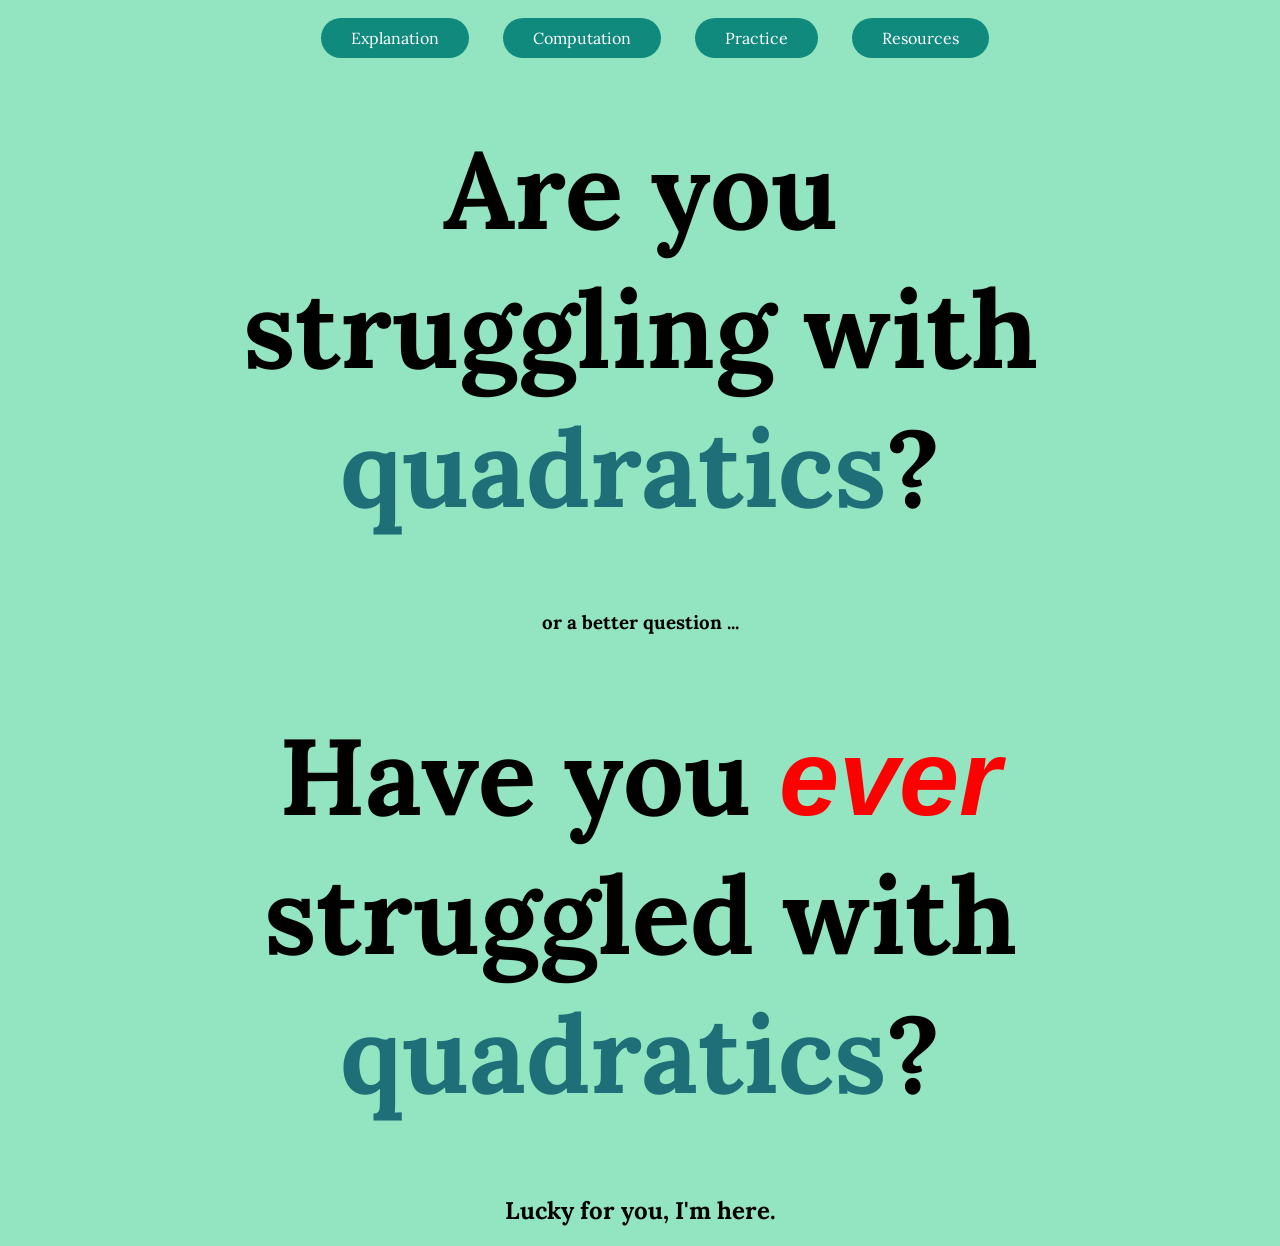
<file: index.html>
<!doctype html>
<html lang="en">
  <head>
    <meta charset="UTF-8" />
    <meta name="viewport" content="width=device-width, initial-scale=1.0" />
    <title>Save My Quadratics Test</title>
    <link rel="stylesheet" href="resources/styles.css" />
    <!-- API code taken from google fonts -->
    <link rel="preconnect" href="https://fonts.googleapis.com" />
    <link rel="preconnect" href="https://fonts.gstatic.com" crossorigin />
    <link
      href="https://fonts.googleapis.com/css2?family=Lora:ital,wght@0,400..700;1,400..700&display=swap"
      rel="stylesheet"
    />
  </head>
  <body class="first-color">
    <header>
      <nav class="fade-in" style="animation-delay: 12s">
        <a class="nav-link" href="pages/explanation.html">Explanation</a>
        <a class="nav-link" href="pages/computation.html">Computation</a>
        <a class="nav-link" href="pages/practice.html">Practice</a>
        <a class="nav-link" href="pages/resources.html">Resources</a>
      </nav>
    </header>

    <h1 class="fade-in" style="animation-delay: 0.5s">
      Are you struggling with <span class="fourth-color">quadratics</span>?
    </h1>
    <h3 class="fade-in" style="animation-delay: 3s">
      or a better question ...
    </h3>
    <h1 class="fade-in" style="animation-delay: 4.6s">
      Have you
      <span class="fade-in" style="animation-delay: 6.2s"
        ><i
          style="
            color: red;
            font-family:
              Impact, Haettenschweiler, &quot;Arial Narrow Bold&quot;,
              sans-serif;
          "
          >ever</i
        ></span
      >
      struggled with <span class="fourth-color">quadratics</span>?
    </h1>

    <h2 class="fade-in" style="animation-delay: 9s">
      Lucky for you, I'm here.
    </h2>
  </body>
</html>
</file>
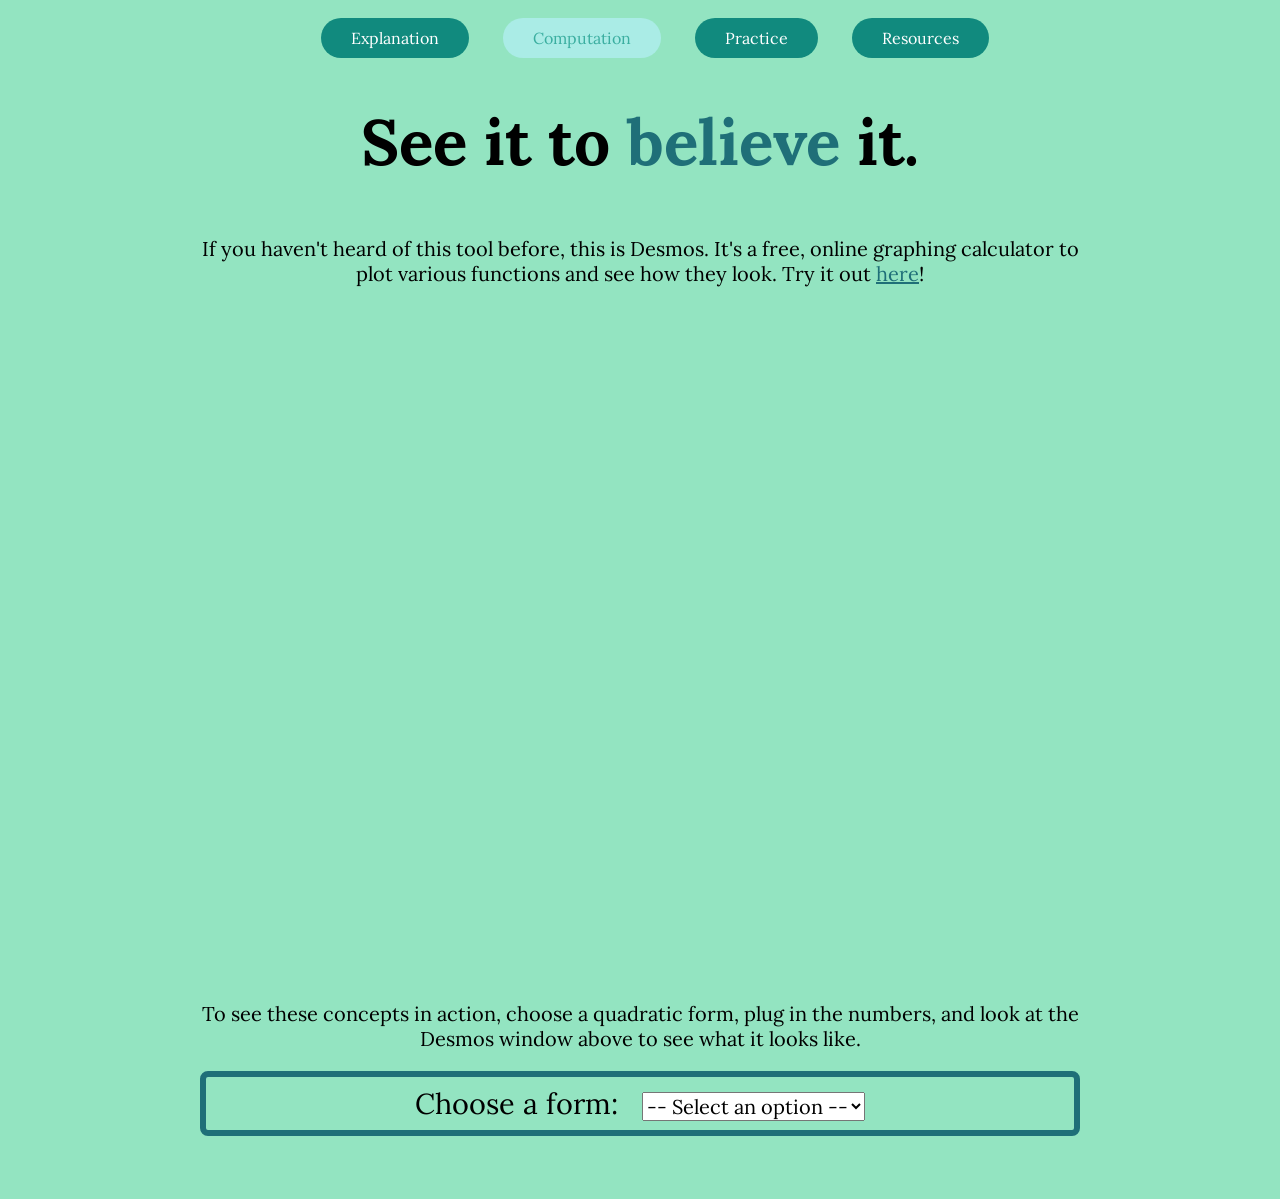
<file: computation.html>
<!doctype html>
<html lang="en">
  <head>
    <meta charset="UTF-8" />
    <meta name="viewport" content="width=device-width, initial-scale=1.0" />
    <title>Computation - Save My Quadratics Test</title>
    <link rel="stylesheet" href="styles.css" />
    <link rel="preconnect" href="https://fonts.googleapis.com" />
    <link rel="preconnect" href="https://fonts.gstatic.com" crossorigin />
    <link
      href="https://fonts.googleapis.com/css2?family=Lora:ital,wght@0,400..700;1,400..700&display=swap"
      rel="stylesheet"
    />
  </head>
  <body class="first-color">
    <header>
      <nav>
        <a class="nav-link" href="explanation.html">Explanation</a>
        <a class="clicked-nav" href="computation.html">Computation</a>
        <a class="nav-link" href="practice.html">Practice</a>
        <a class="nav-link" href="resources.html">Resources</a>
      </nav>
    </header>

    <h2 class="medium-size">
      See it to <span class="fourth-color">believe</span> it.
    </h2>

    <p>
      If you haven't heard of this tool before, this is Desmos. It's a free,
      online graphing calculator to plot various functions and see how they
      look. Try it out
      <a class="fourth-color" href="https://www.desmos.com/calculator">here</a>!
    </p>

    <div id="calculator"></div>

    <p>
      To see these concepts in action, choose a quadratic form, plug in the
      numbers, and look at the Desmos window above to see what it looks like.
    </p>

    <section id="comp-section">
      <label class="small-size" for="form-select">Choose a form:</label>
      <select id="form-select" class="very-small-size" name="form-select">
        <option value="choose" selected>-- Select an option --</option>
        <option value="standard">Standard Form</option>
        <option value="vertex">Vertex Form</option>
        <option value="factored">Factored Form</option>
      </select>

      <!-- standard form -->
      <div id="standard-div" style="margin-top: 30px" hidden>
        <label class="very-small-size" for="input-a">a: </label>
        <input
          type="number"
          name="a-value"
          style="margin-right: 25px"
          class="very-small-size"
          id="input-a"
        />

        <label class="very-small-size" for="input-b">b: </label>
        <input
          type="number"
          name="b-value"
          style="margin-right: 25px"
          class="very-small-size"
          id="input-b"
        />

        <label class="very-small-size" for="input-c">c: </label>
        <input
          type="number"
          name="c-value"
          class="very-small-size"
          id="input-c"
        />
      </div>

      <!-- vertex form -->
      <div id="vertex-div" style="margin-top: 30px" hidden>
        <label class="very-small-size" for="vertex-a">a: </label>
        <input
          type="number"
          name="a-value"
          style="margin-right: 25px"
          class="very-small-size"
          id="vertex-a"
        />

        <label class="very-small-size" for="vertex-h">h: </label>
        <input
          type="number"
          name="h-value"
          style="margin-right: 25px"
          class="very-small-size"
          id="vertex-h"
        />

        <label class="very-small-size" for="vertex-k">k: </label>
        <input
          type="number"
          name="k-value"
          class="very-small-size"
          id="vertex-k"
        />
      </div>

      <!-- factored form -->
      <div id="factored-div" style="margin-top: 30px" hidden>
        <label class="very-small-size" for="factored-a">a: </label>
        <input
          type="number"
          name="a-value"
          style="margin-right: 25px"
          class="very-small-size"
          id="factored-a"
        />

        <label class="very-small-size" for="factored-p">p: </label>
        <input
          type="number"
          name="p-value"
          style="margin-right: 25px"
          class="very-small-size"
          id="factored-p"
        />

        <label class="very-small-size" for="factored-q">q: </label>
        <input
          type="number"
          name="q-value"
          class="very-small-size"
          id="factored-q"
        />
      </div>

      <br />
      <button
        id="solve-button"
        class="small-size"
        style="margin-top: 25px"
        hidden
      >
        Solve
      </button>
    </section>

    <h3 id="other-results" class="small-size" hidden>Solutions:</h3>

    <div id="solutions-div" class="very-small-size"></div>
    <br />
    <div id="steps-div" class="very-small-size"></div>
    <br />
    <!-- API from desmos website to use desmos graphing calculator - free key -->
    <script src="https://www.desmos.com/api/v1.12/calculator.js?apiKey=10ab9d3082b744e5bfd8ce5d8c1925ed"></script>

    <script src="app.js"></script>
  </body>
</html>
</file>
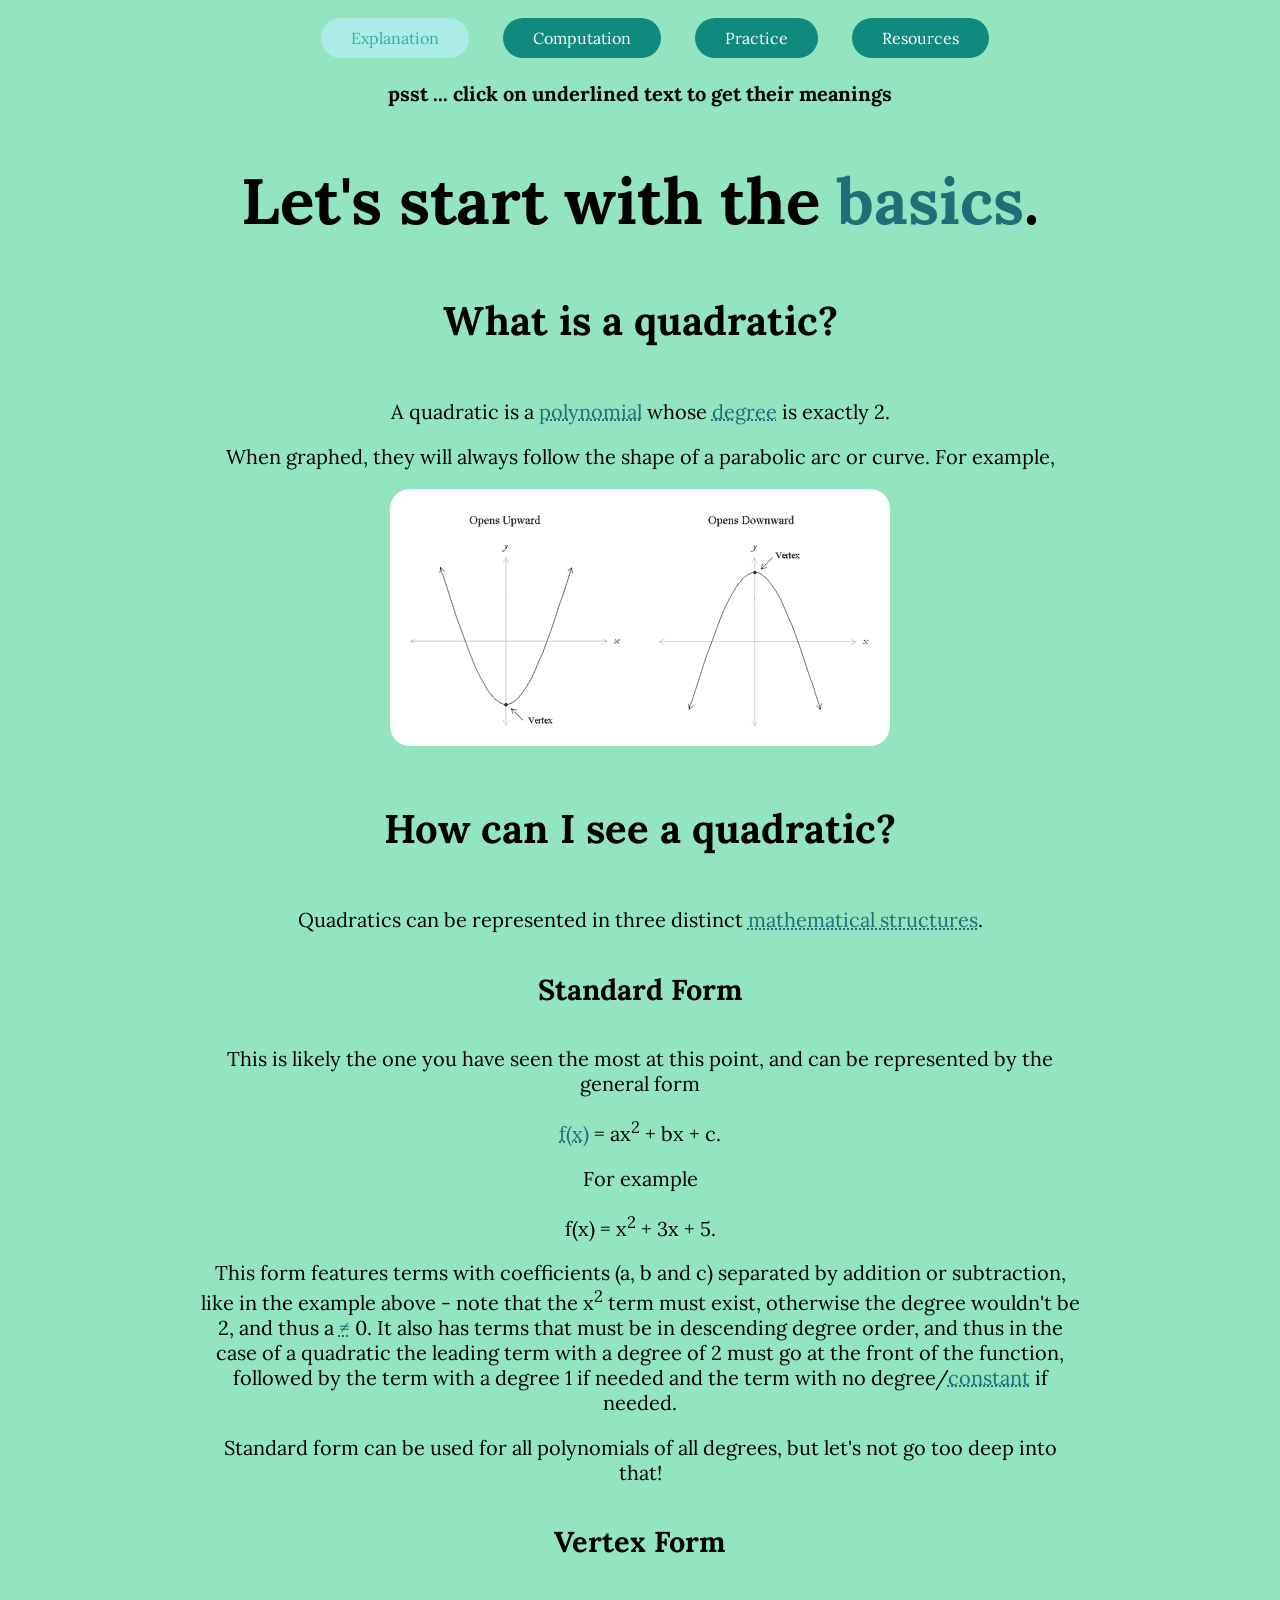
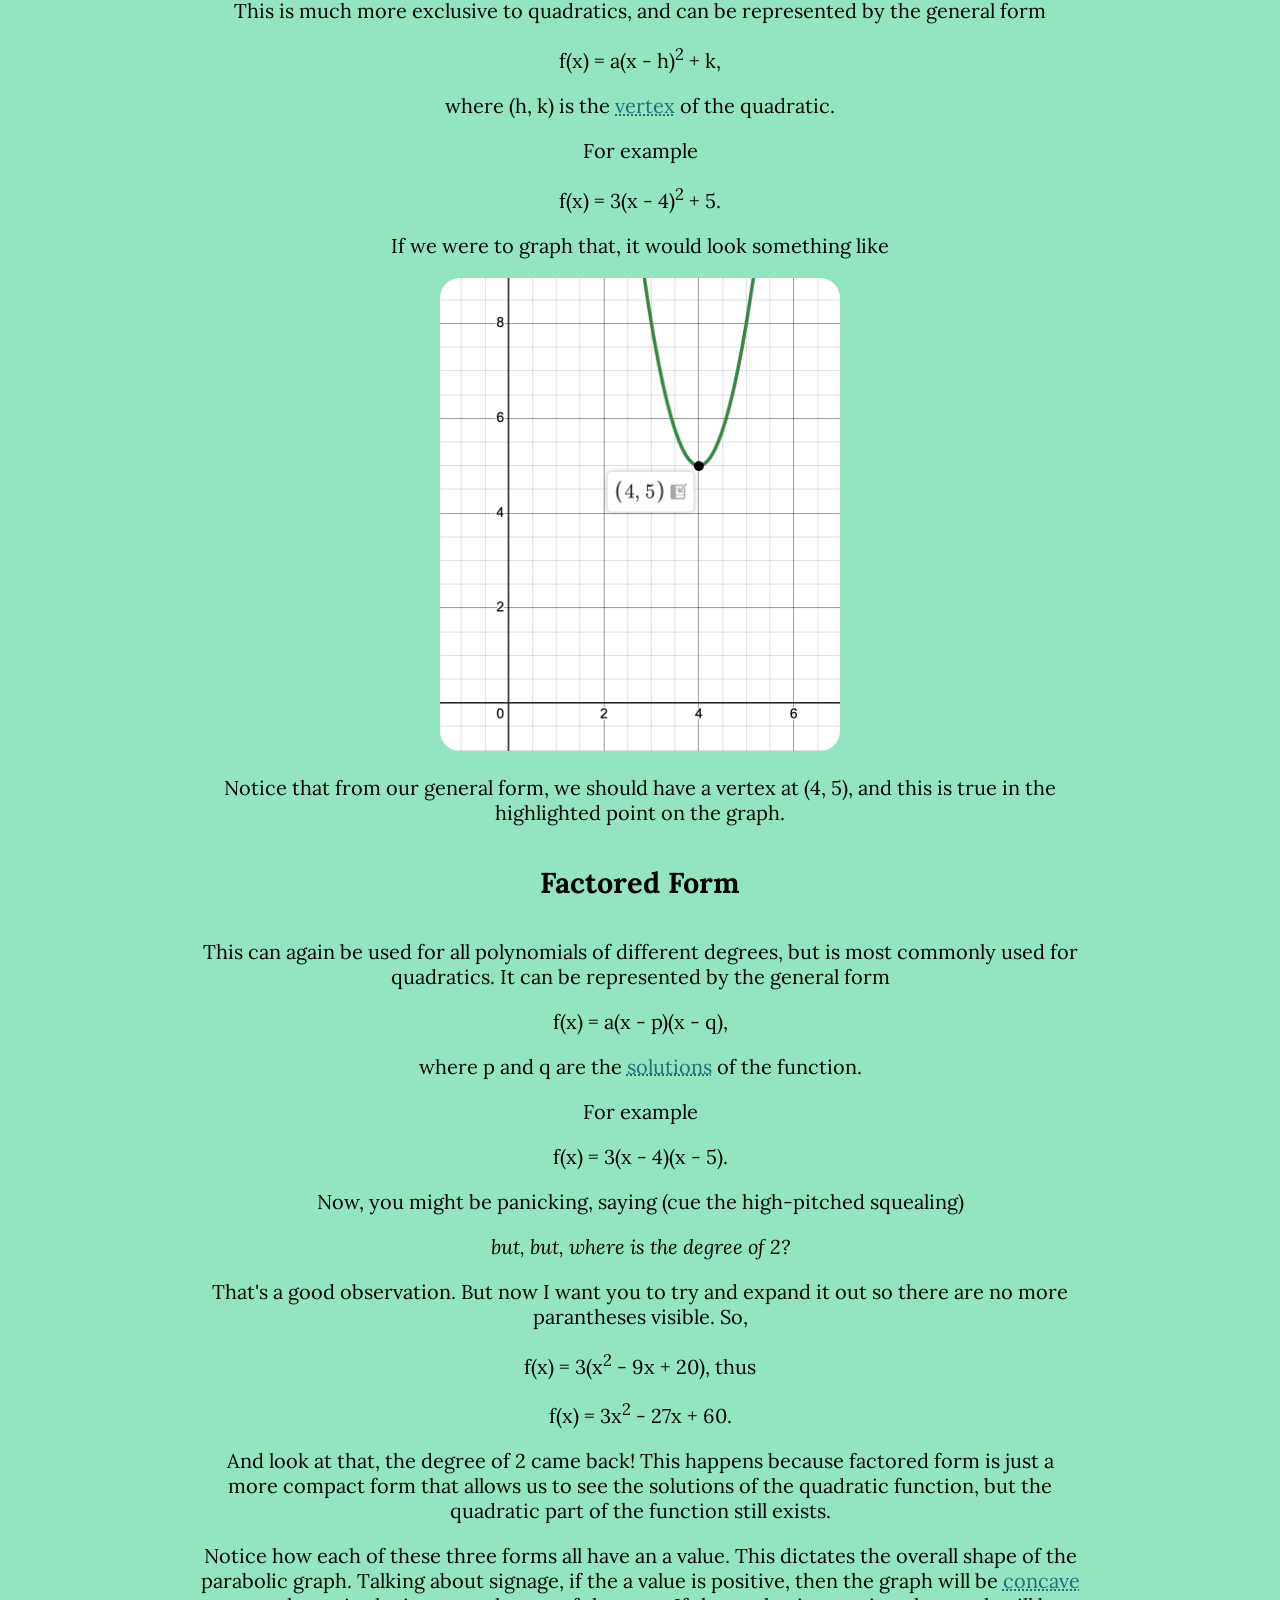
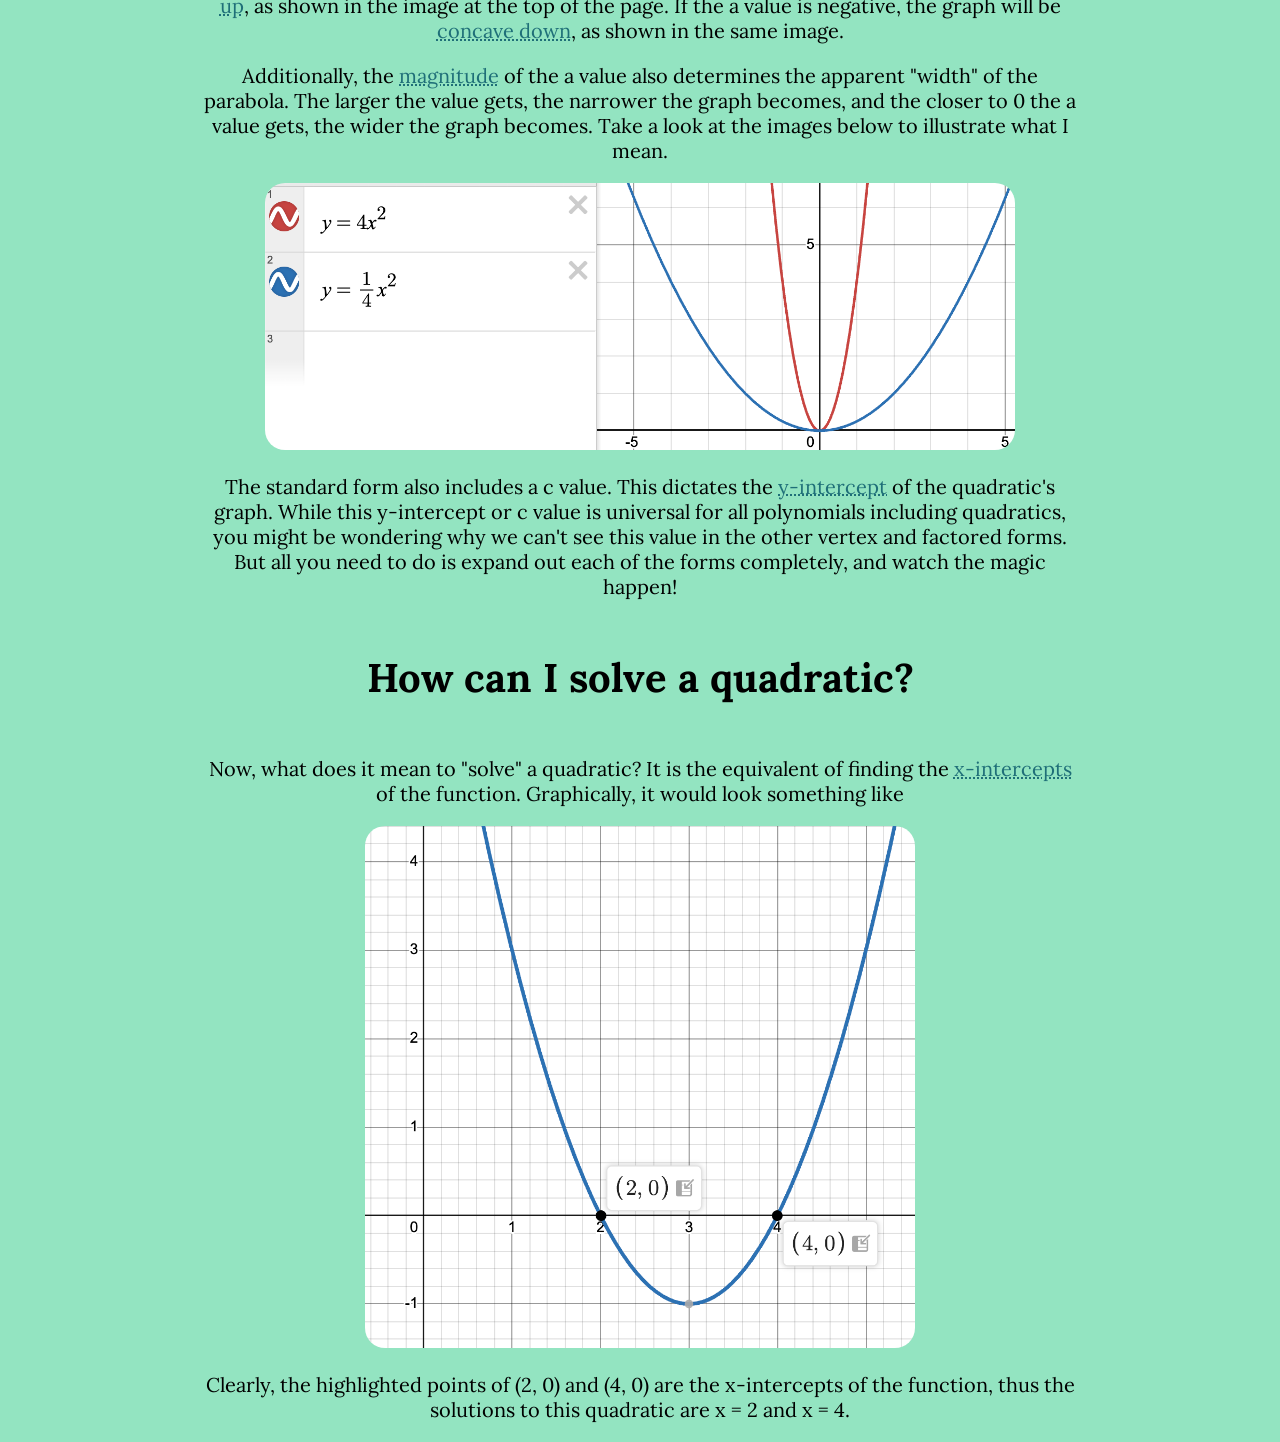
<file: explanation.html>
<!DOCTYPE html>
<html lang="en">
<head>
    <meta charset="UTF-8">
    <meta name="viewport" content="width=device-width, initial-scale=1.0">
    <title>Explanation - Save My Quadratics Test</title>
    <link rel="stylesheet" href="styles.css">
    <link rel="preconnect" href="https://fonts.googleapis.com">
    <link rel="preconnect" href="https://fonts.gstatic.com" crossorigin>
    <link href="https://fonts.googleapis.com/css2?family=Lora:ital,wght@0,400..700;1,400..700&display=swap" rel="stylesheet">
</head>
<body class="first-color">
    <header>
        <nav>
            <a class="clicked-nav" class="nav-link" href="explanation.html">Explanation</a>
            <a class="nav-link" href="computation.html">Computation</a>
            <a class="nav-link" href="practice.html">Practice</a>
            <a class="nav-link" href="resources.html">Resources</a>
        </nav>
    </header>
    <h5 class="very-small-size">psst ... click on underlined text to get their meanings</h2>
    <h2 class="medium-size">Let's start with the <span class="fourth-color">basics</span>.</h2>
    <h4 class="medium-small-size">What is a quadratic?</h4>

    <!-- custom alerts - inspiration from W3Schools (https://www.geeksforgeeks.org/javascript/how-to-design-a-custom-alert-box-using-javascript/) -->
    <div id="customAlertBox" class="custom-alert">
        <div class="custom-alert-content">
            <span class="close">&times;</span>
            <p id="alertMessage"></p>
        </div>
    </div>

    <p>A quadratic is a <span class="explanation">polynomial</span> whose <span class="explanation">degree</span> is exactly 2.</p>
    <p>When graphed, they will always follow the shape of a parabolic arc or curve. For example,</p>
    <img src="assets/parabola-image.png" alt="Parabolic curves">

    <h4 class="medium-small-size">How can I see a quadratic?</h4>

    <p>Quadratics can be represented in three distinct <span class="explanation">mathematical structures</span>.</p>

    <h4 class="small-size">Standard Form</h4>
    <p>This is likely the one you have seen the most at this point, and can be represented by the general form</p>
    <p><span class="explanation">f(x)</span> = ax<sup>2</sup> + bx + c.</p>
    <p>For example</p>
    <p>f(x) = x<sup>2</sup> + 3x + 5.</p>
    <p>This form features terms with coefficients (a, b and c) separated by addition or subtraction, like in the example above - note that the x<sup>2</sup> term must exist, otherwise the degree wouldn't be 2, and thus a <span class="explanation">≠</span> 0. It also has terms that must be in descending degree order, and thus in the case of a quadratic the leading term with a degree of 2 must go at the front of the function, followed by the term with a degree 1 if needed and the term with no degree/<span class="explanation">constant</span> if needed.</p>
    <p>Standard form can be used for all polynomials of all degrees, but let's not go too deep into that!</p>

    <h4 class="small-size">Vertex Form</h4>
    <p>This is much more exclusive to quadratics, and can be represented by the general form</p>
    <p>f(x) = a(x - h)<sup>2</sup> + k,</p>
    <p>where (h, k) is the <span class="explanation">vertex</span> of the quadratic.</p>
    <p>For example</p>
    <p>f(x) = 3(x - 4)<sup>2</sup> + 5.</p>
    <p>If we were to graph that, it would look something like</p>
    <img src="assets/vertex-image.png" width="400px;" alt="Plotting above function on Desmos">
    <p>Notice that from our general form, we should have a vertex at (4, 5), and this is true in the highlighted point on the graph.</p>

    <h4 class="small-size">Factored Form</h4>
    <p>This can again be used for all polynomials of different degrees, but is most commonly used for quadratics. It can be represented by the general form</p>
    <p>f(x) = a(x - p)(x - q),</p>
    <p>where p and q are the <span class="explanation">solutions</span> of the function.</p>
    <p>For example</p>
    <p>f(x) = 3(x - 4)(x - 5).</p>
    <p>Now, you might be panicking, saying (cue the high-pitched squealing)</p>
    <p><i>but, but, where is the degree of 2?</i></p>
    <p>That's a good observation. But now I want you to try and expand it out so there are no more parantheses visible. So,</p>
    <p>f(x) = 3(x<sup>2</sup> - 9x + 20), thus</p>
    <p>f(x) = 3x<sup>2</sup> - 27x + 60.</p>
    <p>And look at that, the degree of 2 came back! This happens because factored form is just a more compact form that allows us to see the solutions of the quadratic function, but the quadratic part of the function still exists.</p>

    <p>Notice how each of these three forms all have an a value. This dictates the overall shape of the parabolic graph. Talking about signage, if the a value is positive, then the graph will be <span class="explanation">concave up</span>, as shown in the image at the top of the page. If the a value is negative, the graph will be <span class="explanation">concave down</span>, as shown in the same image.</p>
    <p>Additionally, the <span class="explanation">magnitude</span> of the a value also determines the apparent "width" of the parabola. The larger the value gets, the narrower the graph becomes, and the closer to 0 the a value gets, the wider the graph becomes. Take a look at the images below to illustrate what I mean.</p>
    <img src="assets/a-value-image.png" width="750px;" alt="Larger a value = narrower graph image on Desmos">

    <p>The standard form also includes a c value. This dictates the <span class="explanation">y-intercept</span> of the quadratic's graph. While this y-intercept or c value is universal for all polynomials including quadratics, you might be wondering why we can't see this value in the other vertex and factored forms. But all you need to do is expand out each of the forms completely, and watch the magic happen!</p>

    <h4 class="medium-small-size">How can I solve a quadratic?</h4>
    <p>Now, what does it mean to "solve" a quadratic? It is the equivalent of finding the <span class="explanation">x-intercepts</span> of the function. Graphically, it would look something like</p>
    <img src="assets/zeroes-image.png" width="550px;" alt="Zeroes of graph on desmos">
    <p>Clearly, the highlighted points of (2, 0) and (4, 0) are the x-intercepts of the function, thus the solutions to this quadratic are x = 2 and x = 4.</p>

    <script src="app.js"></script>
</body>
</html>
</file>
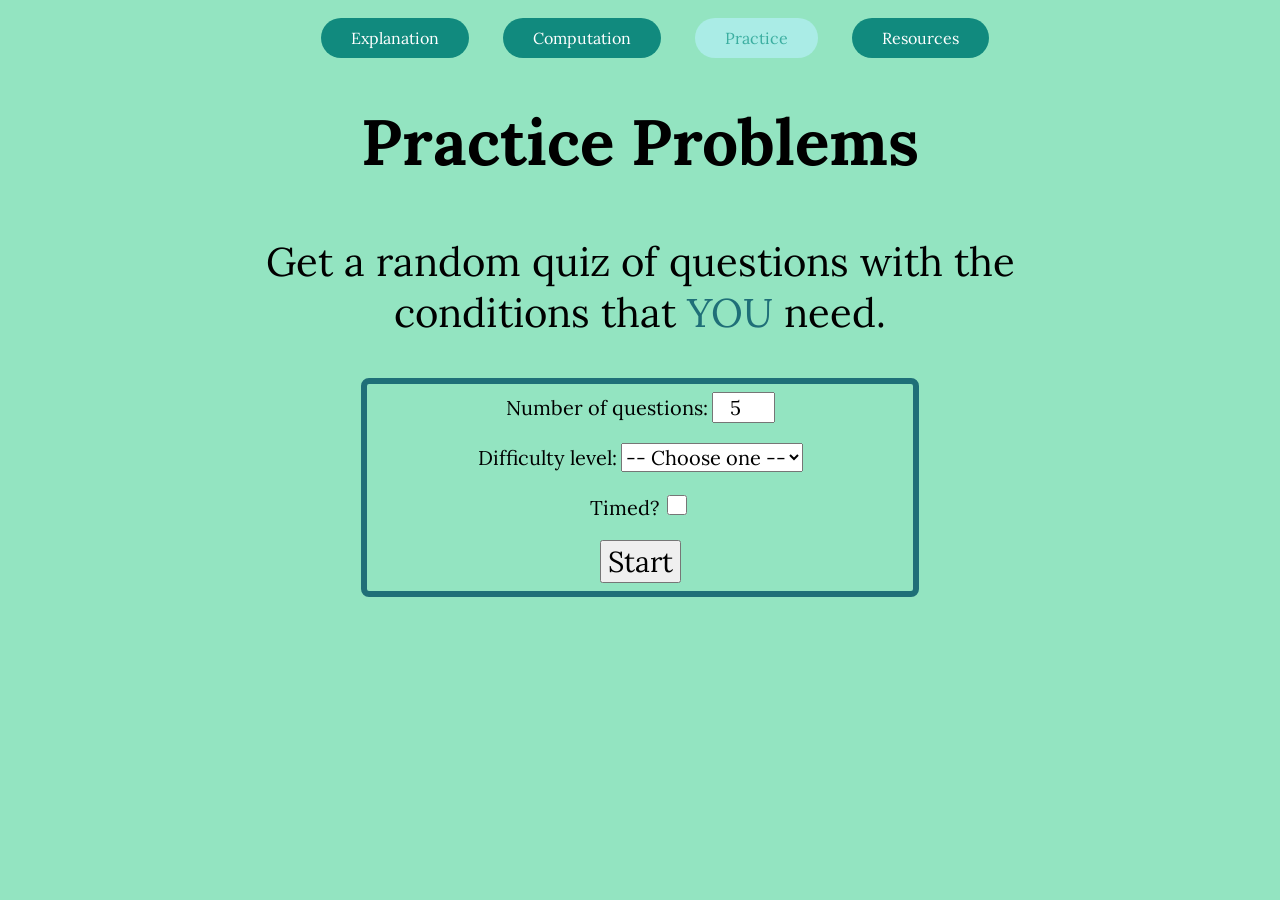
<file: practice.html>
<!doctype html>
<html lang="en">
  <head>
    <meta charset="UTF-8" />
    <meta name="viewport" content="width=device-width, initial-scale=1.0" />
    <title>Practice - Save My Quadratics Test</title>
    <link rel="stylesheet" href="styles.css" />
    <link rel="preconnect" href="https://fonts.googleapis.com" />
    <link rel="preconnect" href="https://fonts.gstatic.com" crossorigin />
    <link
      href="https://fonts.googleapis.com/css2?family=Lora:ital,wght@0,400..700;1,400..700&display=swap"
      rel="stylesheet"
    />
  </head>
  <body class="first-color">
    <header>
      <nav>
        <a class="nav-link" href="explanation.html">Explanation</a>
        <a class="nav-link" href="computation.html">Computation</a>
        <a class="clicked-nav" href="practice.html">Practice</a>
        <a class="nav-link" href="resources.html">Resources</a>
      </nav>
    </header>
    <h2 class="medium-size">Practice Problems</h2>
    <p class="medium-small-size">
      Get a random quiz of questions with the conditions that
      <span class="fourth-color">YOU</span> need.
    </p>

    <section id="practice-input-section">
      <div class="practice-element">
        <label class="very-small-size" for="num-questions"
          >Number of questions:</label
        >

        <input
          id="num-questions"
          class="very-small-size"
          name="num-questions"
          type="number"
          min="1"
          max="25"
          value="5"
        />
      </div>
      <br />

      <div class="practice-element">
        <label class="very-small-size" for="difficulty"
          >Difficulty level:</label
        >

        <select id="difficulty" class="very-small-size" name="difficulty">
          <option value="choose">-- Choose one --</option>
          <option value="mild">Mild</option>
          <option value="medium">Medium</option>
          <option value="spicy">Spicy</option>
          <option value="hardcore">Hardcore</option>
        </select>
      </div>
      <br />

      <div class="practice-element">
        <label class="very-small-size" for="timed">Timed?</label>

        <input
          id="timed"
          style="width: 20px; height: 20px"
          type="checkbox"
          name="timed"
        />
      </div>
      <br />

      <button class="small-size" id="start-button" onclick="startQuiz()">
        Start
      </button>
    </section>

    <section id="quiz-container" hidden>
      <div id="timer-display" class="medium-small-size"></div>
      <p id="progress-display" class="very-small-size"></p>

      <div id="current-question-area" class="practice-element"></div>

      <br />
      <!-- buttons to go to next/previous/submit quizzes -->
      <div id="nav-buttons">
        <button id="previous-button" class="small-size">Previous</button>
        <button id="next-button" class="small-size">Next</button>
        <!-- submit button initially hidden, appears on last question at end of quiz -->
        <button id="submit-button" class="small-size" hidden>Submit</button>
      </div>

      <div id="results-area"></div>
    </section>

    <script src="app.js"></script>
  </body>
</html>
</file>
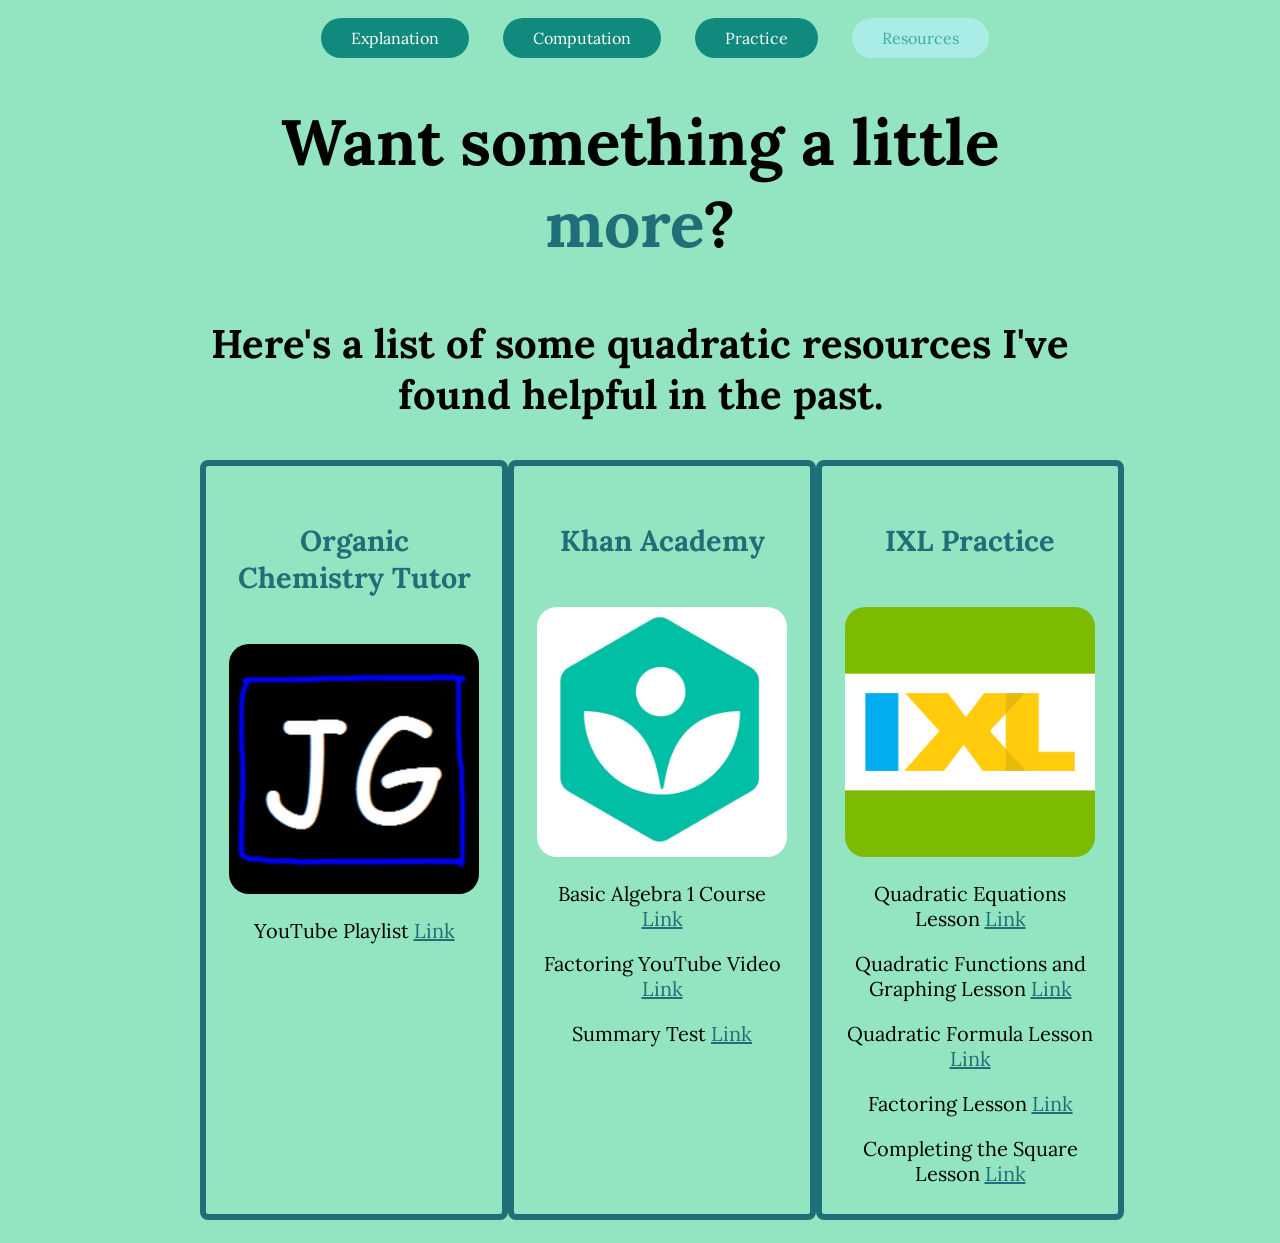
<file: resources.html>
<!doctype html>
<html lang="en">
  <head>
    <meta charset="UTF-8" />
    <meta name="viewport" content="width=device-width, initial-scale=1.0" />
    <title>Resources - Save My Quadratics Test</title>
    <link rel="stylesheet" href="styles.css" />
    <link rel="preconnect" href="https://fonts.googleapis.com" />
    <link rel="preconnect" href="https://fonts.gstatic.com" crossorigin />
    <link
      href="https://fonts.googleapis.com/css2?family=Lora:ital,wght@0,400..700;1,400..700&display=swap"
      rel="stylesheet"
    />
  </head>
  <body class="first-color">
    <header>
      <nav>
        <a class="nav-link" href="explanation.html">Explanation</a>
        <a class="nav-link" href="computation.html">Computation</a>
        <a class="nav-link" href="practice.html">Practice</a>
        <a class="clicked-nav" href="resources.html">Resources</a>
      </nav>
    </header>

    <h2 class="medium-size">
      Want something a little <span class="fourth-color">more</span>?
    </h2>
    <h3 class="medium-small-size">
      Here's a list of some quadratic resources I've found helpful in the past.
    </h3>

    <div style="display: flex; justify-content: space-evenly">
      <section class="resource-section">
        <h5 class="small-size">
          <span class="fourth-color">Organic Chemistry Tutor</span>
        </h5>

        <img
          src="assets/jg.png"
          alt="Organic Chemistry Tutor youtube logo"
          width="250"
          height="250"
        />

        <p>
          YouTube Playlist
          <a
            href="https://www.youtube.com/watch?v=-KWsS2FZVTA&list=PLzr_MlWyOdDt87OAJCKpZtxUmYv8r1dCV"
            class="fourth-color"
            >Link</a
          >
        </p>
      </section>
      <section class="resource-section">
        <h5 class="small-size">
          <span class="fourth-color">Khan Academy</span>
        </h5>

        <img
          src="assets/khan-academy.png"
          alt="Khan academy logo"
          width="250"
          height="250"
        />

        <p>
          Basic Algebra 1 Course
          <a
            href="https://www.khanacademy.org/math/algebra/x2f8bb11595b61c86:quadratic-functions-equations"
            class="fourth-color"
            >Link</a
          >
        </p>
        <p>
          Factoring YouTube Video
          <a
            href="https://www.khanacademy.org/math/algebra/x2f8bb11595b61c86:quadratic-functions-equations/x2f8bb11595b61c86:quadratics-solve-factoring/v/example-1-solving-a-quadratic-equation-by-factoring"
            class="fourth-color"
            >Link</a
          >
        </p>
        <p>
          Summary Test
          <a
            href="https://www.khanacademy.org/math/algebra/x2f8bb11595b61c86:quadratic-functions-equations/x2f8bb11595b61c86:transform-quadratic-functions/test/x2f8bb11595b61c86:quadratic-functions-equations-unit-test?referrer=upsell"
            class="fourth-color"
            >Link</a
          >
        </p>
      </section>
      <section class="resource-section">
        <h5 class="small-size">
          <span class="fourth-color">IXL Practice</span>
        </h5>

        <img
          src="assets/ixl.png"
          alt="IXL learning logo"
          width="250"
          height="250"
        />

        <p>
          Quadratic Equations Lesson
          <a
            href="https://www.ixl.com/math/lessons/quadratic-equations"
            class="fourth-color"
            >Link</a
          >
        </p>
        <p>
          Quadratic Functions and Graphing Lesson
          <a
            href="https://www.ixl.com/math/lessons/quadratic-functions"
            class="fourth-color"
            >Link</a
          >
        </p>
        <p>
          Quadratic Formula Lesson
          <a
            href="https://www.ixl.com/math/lessons/the-quadratic-formula"
            class="fourth-color"
            >Link</a
          >
        </p>
        <p>
          Factoring Lesson
          <a
            href="https://www.ixl.com/math/lessons/factoring-quadratic-equations"
            class="fourth-color"
            >Link</a
          >
        </p>
        <p>
          Completing the Square Lesson
          <a
            href="https://www.ixl.com/math/lessons/completing-the-square"
            class="fourth-color"
            >Link</a
          >
        </p>
      </section>
    </div>
  </body>
</html>
</file>
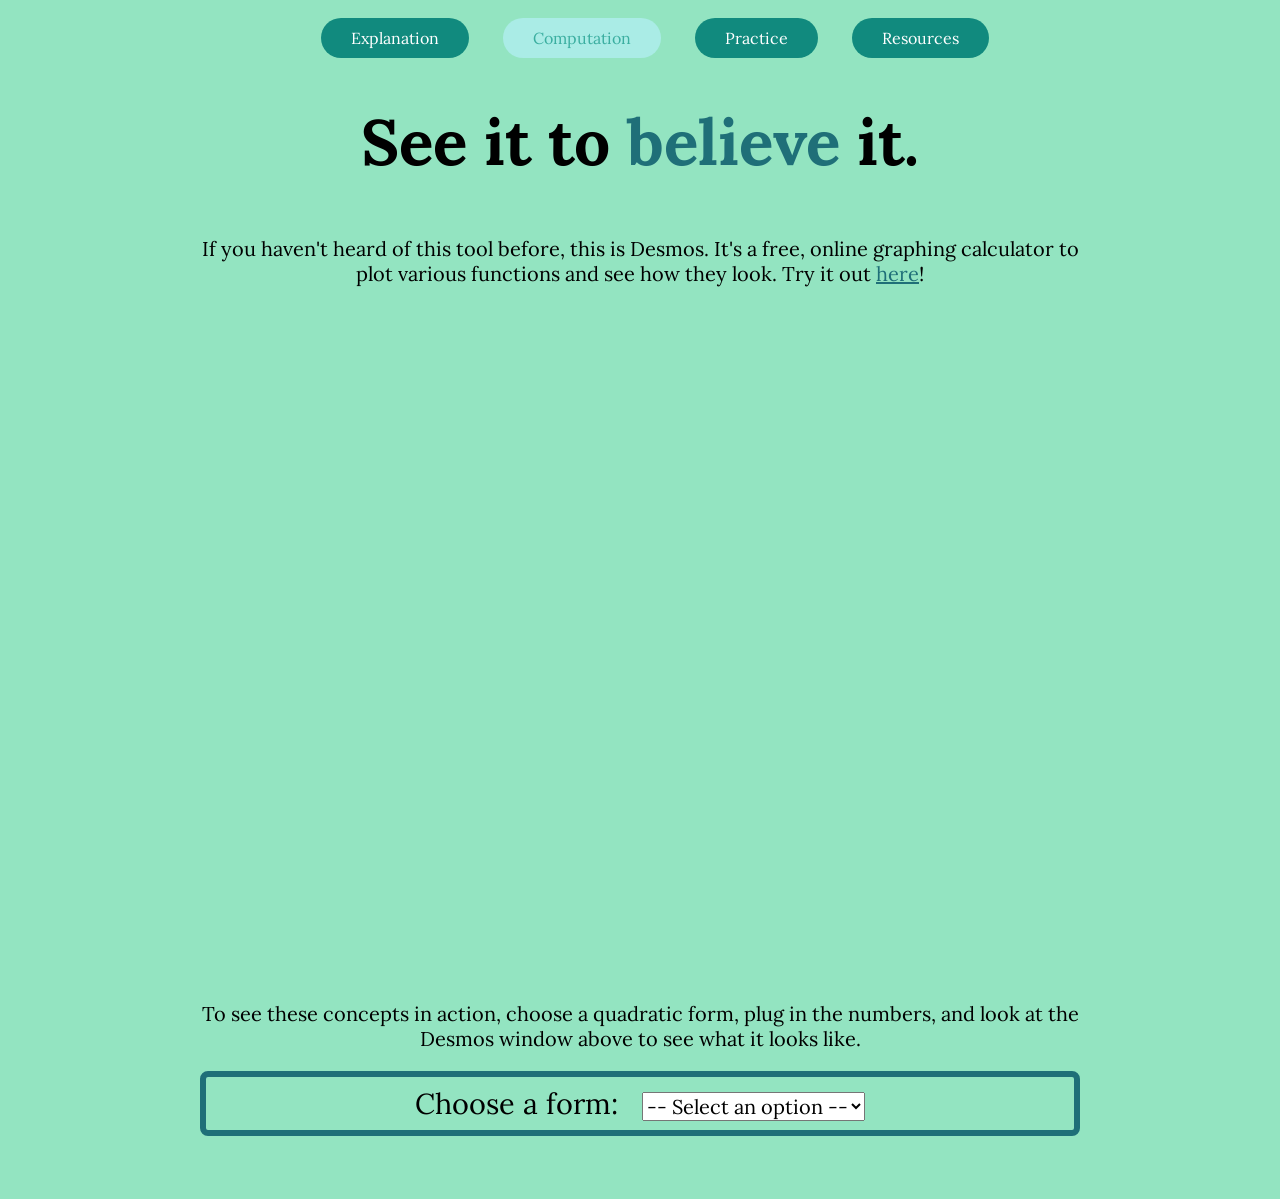
<file: pages/computation.html>
<!doctype html>
<html lang="en">
  <head>
    <meta charset="UTF-8" />
    <meta name="viewport" content="width=device-width, initial-scale=1.0" />
    <title>Computation - Save My Quadratics Test</title>
    <link rel="stylesheet" href="../resources/styles.css" />
    <link rel="preconnect" href="https://fonts.googleapis.com" />
    <link rel="preconnect" href="https://fonts.gstatic.com" crossorigin />
    <link
      href="https://fonts.googleapis.com/css2?family=Lora:ital,wght@0,400..700;1,400..700&display=swap"
      rel="stylesheet"
    />
  </head>
  <body class="first-color">
    <header>
      <nav>
        <a class="nav-link" href="explanation.html">Explanation</a>
        <a class="clicked-nav" href="computation.html">Computation</a>
        <a class="nav-link" href="practice.html">Practice</a>
        <a class="nav-link" href="resources.html">Resources</a>
      </nav>
    </header>

    <h2 class="medium-size">
      See it to <span class="fourth-color">believe</span> it.
    </h2>

    <p>
      If you haven't heard of this tool before, this is Desmos. It's a free,
      online graphing calculator to plot various functions and see how they
      look. Try it out
      <a class="fourth-color" href="https://www.desmos.com/calculator">here</a>!
    </p>

    <div id="calculator"></div>

    <p>
      To see these concepts in action, choose a quadratic form, plug in the
      numbers, and look at the Desmos window above to see what it looks like.
    </p>

    <section id="comp-section">
      <label class="small-size" for="form-select">Choose a form:</label>
      <select id="form-select" class="very-small-size" name="form-select">
        <option value="choose" selected>-- Select an option --</option>
        <option value="standard">Standard Form</option>
        <option value="vertex">Vertex Form</option>
        <option value="factored">Factored Form</option>
      </select>

      <!-- standard form -->
      <div id="standard-div" style="margin-top: 30px" hidden>
        <label class="very-small-size" for="input-a">a: </label>
        <input
          type="number"
          name="a-value"
          style="margin-right: 25px"
          class="very-small-size"
          id="input-a"
        />

        <label class="very-small-size" for="input-b">b: </label>
        <input
          type="number"
          name="b-value"
          style="margin-right: 25px"
          class="very-small-size"
          id="input-b"
        />

        <label class="very-small-size" for="input-c">c: </label>
        <input
          type="number"
          name="c-value"
          class="very-small-size"
          id="input-c"
        />
      </div>

      <!-- vertex form -->
      <div id="vertex-div" style="margin-top: 30px" hidden>
        <label class="very-small-size" for="vertex-a">a: </label>
        <input
          type="number"
          name="a-value"
          style="margin-right: 25px"
          class="very-small-size"
          id="vertex-a"
        />

        <label class="very-small-size" for="vertex-h">h: </label>
        <input
          type="number"
          name="h-value"
          style="margin-right: 25px"
          class="very-small-size"
          id="vertex-h"
        />

        <label class="very-small-size" for="vertex-k">k: </label>
        <input
          type="number"
          name="k-value"
          class="very-small-size"
          id="vertex-k"
        />
      </div>

      <!-- factored form -->
      <div id="factored-div" style="margin-top: 30px" hidden>
        <label class="very-small-size" for="factored-a">a: </label>
        <input
          type="number"
          name="a-value"
          style="margin-right: 25px"
          class="very-small-size"
          id="factored-a"
        />

        <label class="very-small-size" for="factored-p">p: </label>
        <input
          type="number"
          name="p-value"
          style="margin-right: 25px"
          class="very-small-size"
          id="factored-p"
        />

        <label class="very-small-size" for="factored-q">q: </label>
        <input
          type="number"
          name="q-value"
          class="very-small-size"
          id="factored-q"
        />
      </div>

      <br />
      <button
        id="solve-button"
        class="small-size"
        style="margin-top: 25px"
        hidden
      >
        Solve
      </button>
    </section>

    <h3 id="other-results" class="small-size" hidden>Solutions:</h3>

    <div id="solutions-div" class="very-small-size"></div>
    <br />
    <div id="steps-div" class="very-small-size"></div>
    <br />
    <!-- API from desmos website to use desmos graphing calculator - free key -->
    <script src="https://www.desmos.com/api/v1.12/calculator.js?apiKey=10ab9d3082b744e5bfd8ce5d8c1925ed"></script>

    <script src="../resources/app.js"></script>
  </body>
</html>
</file>
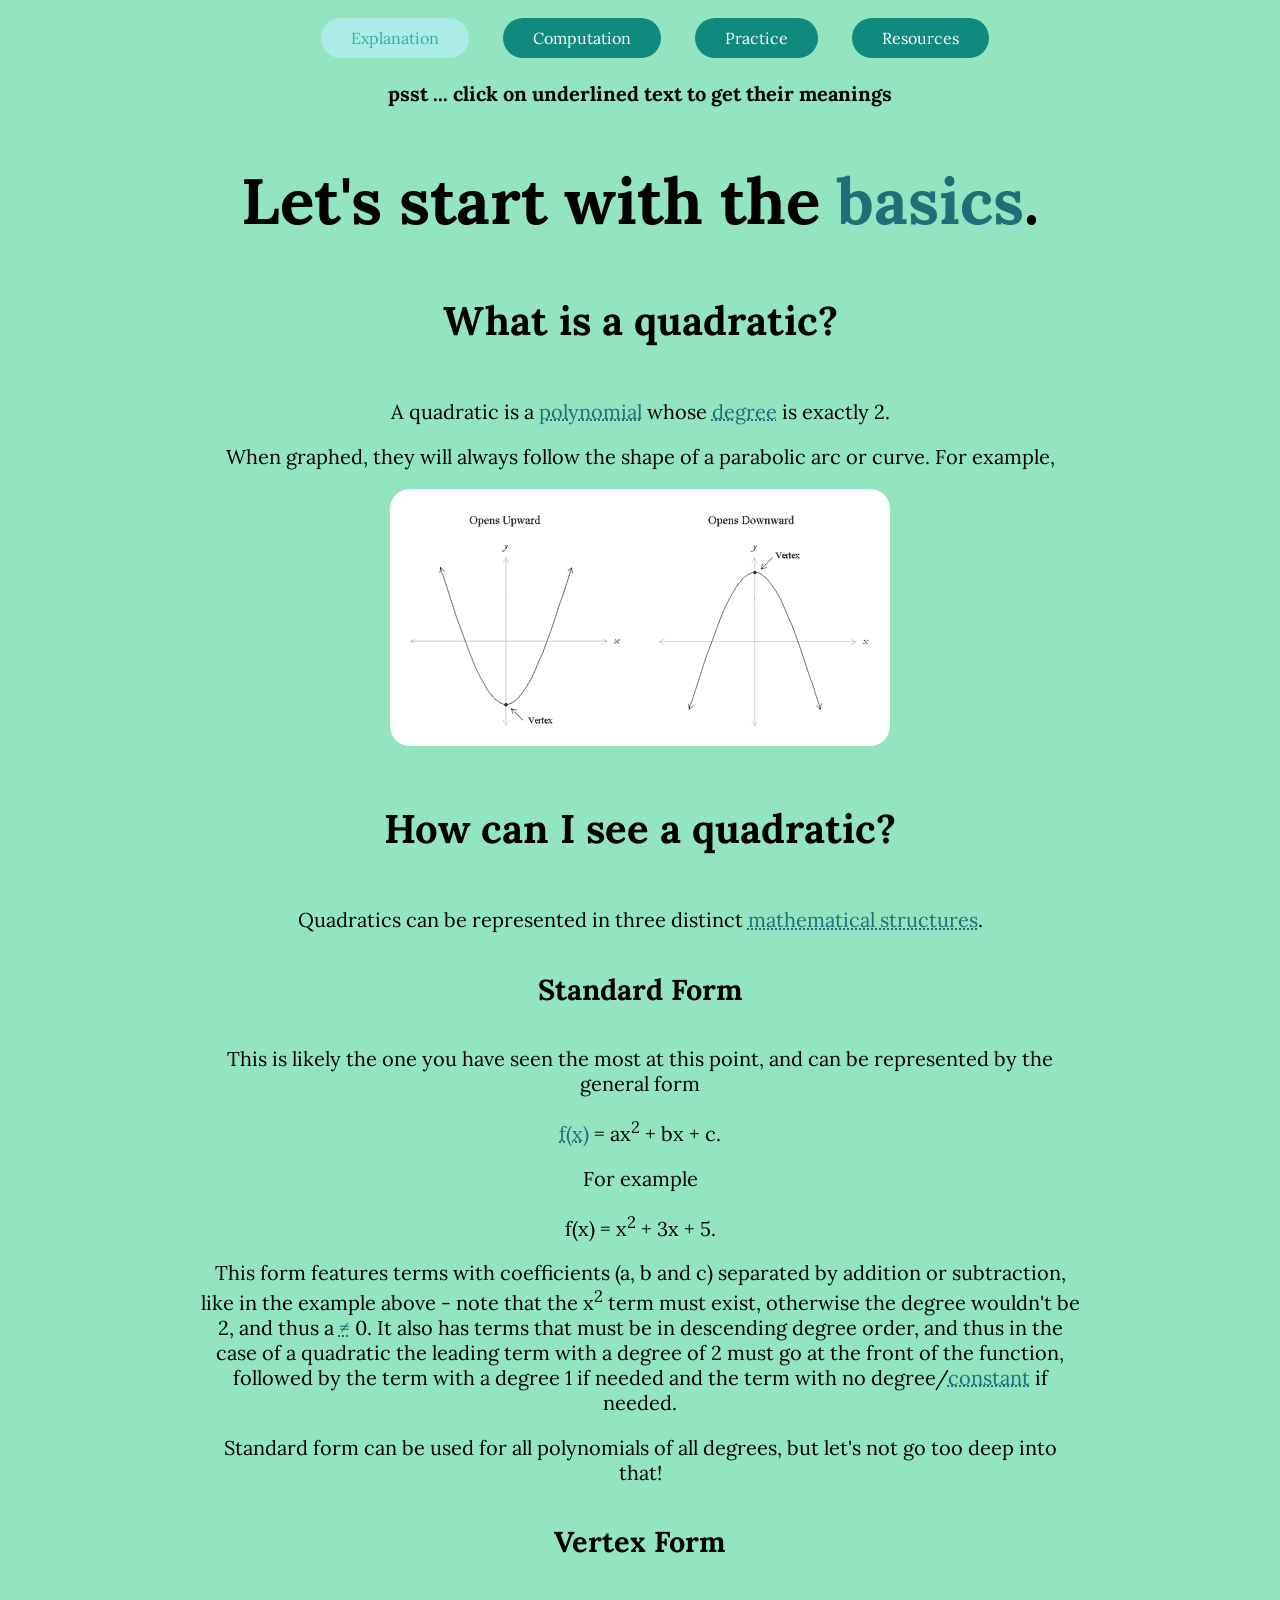
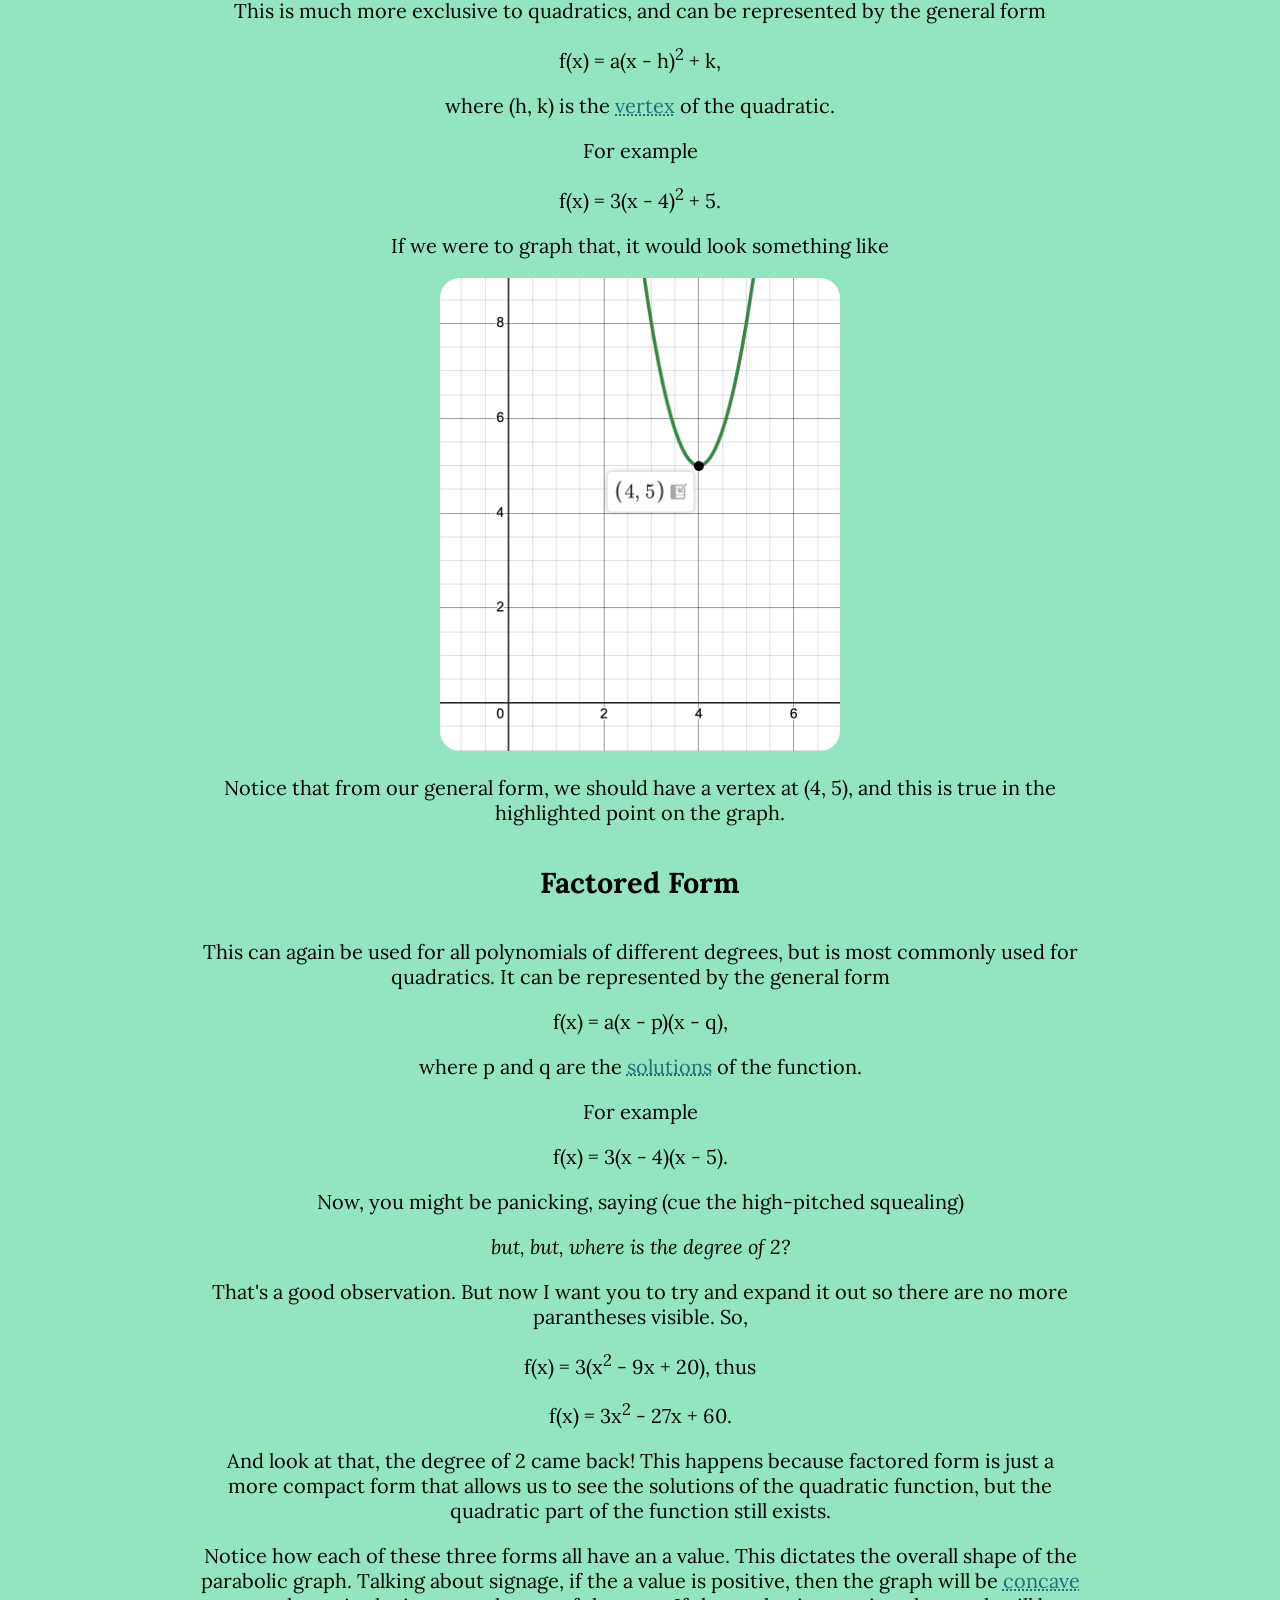
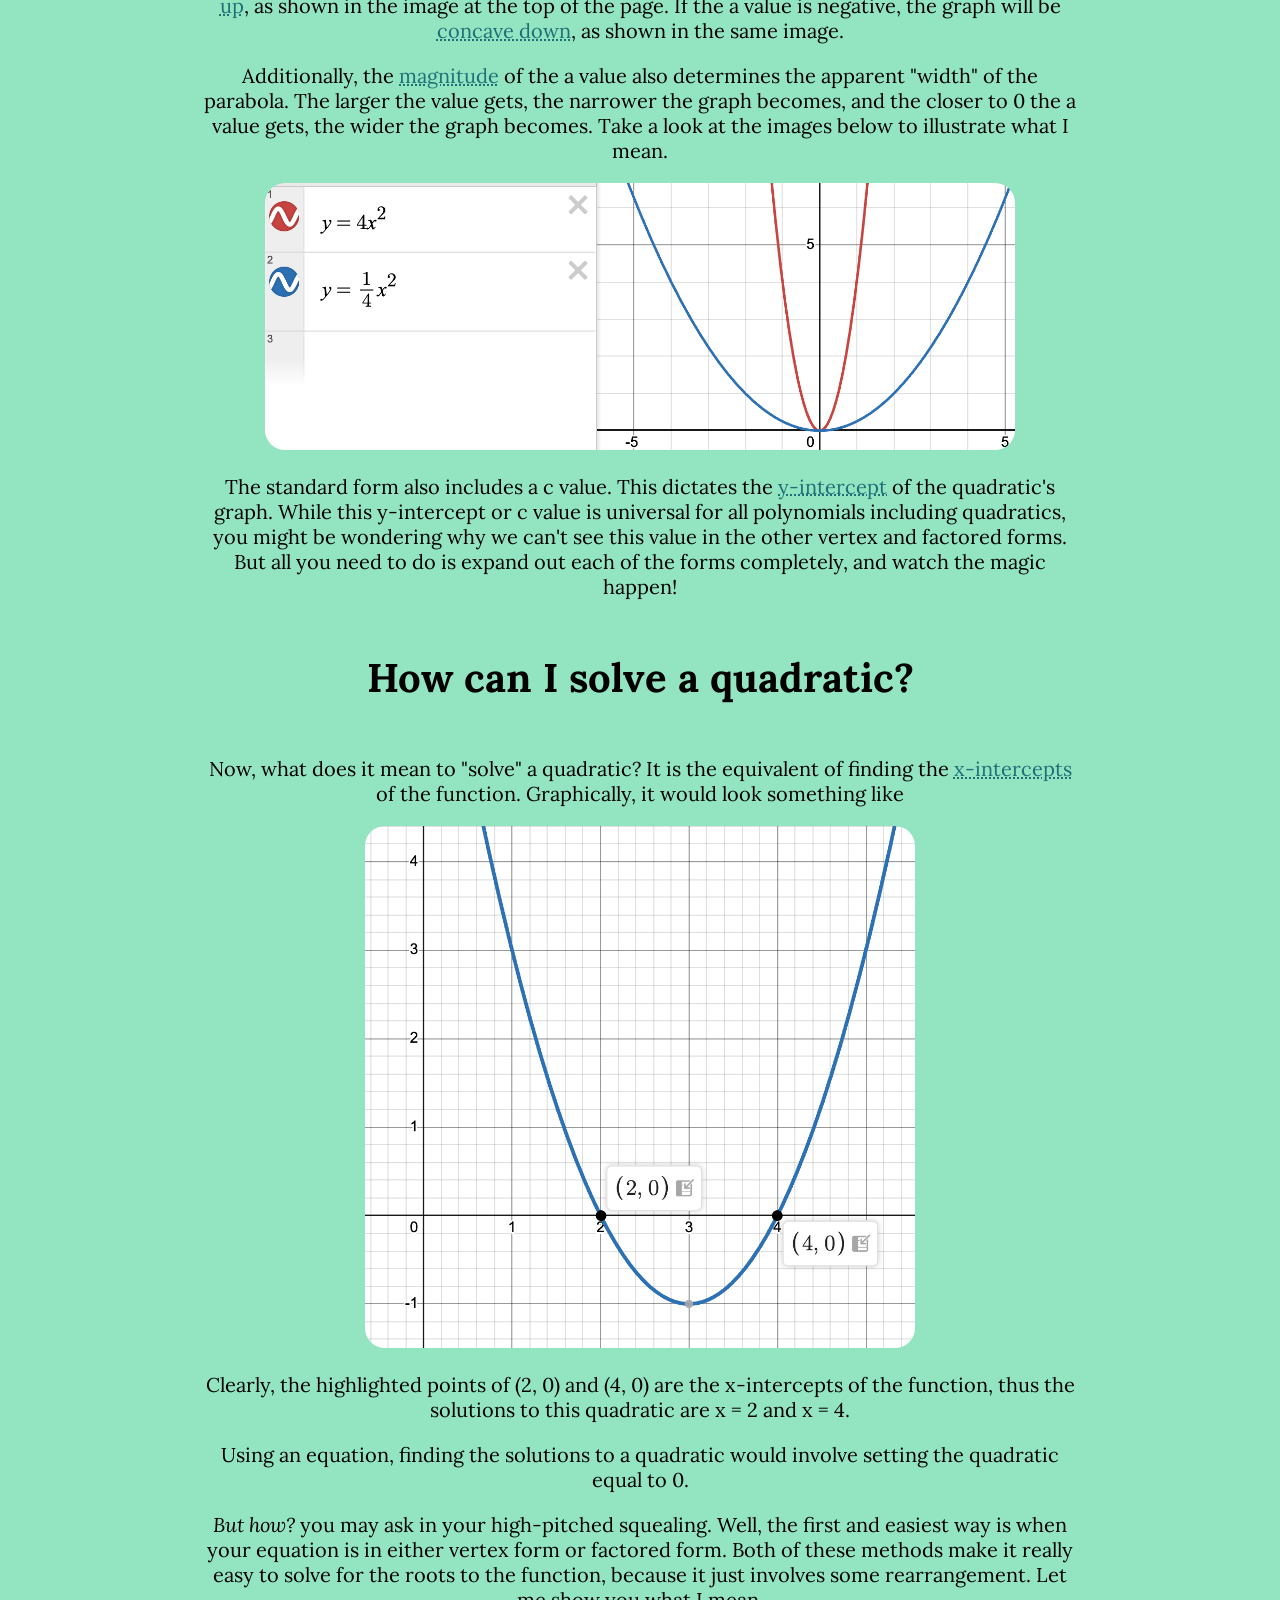
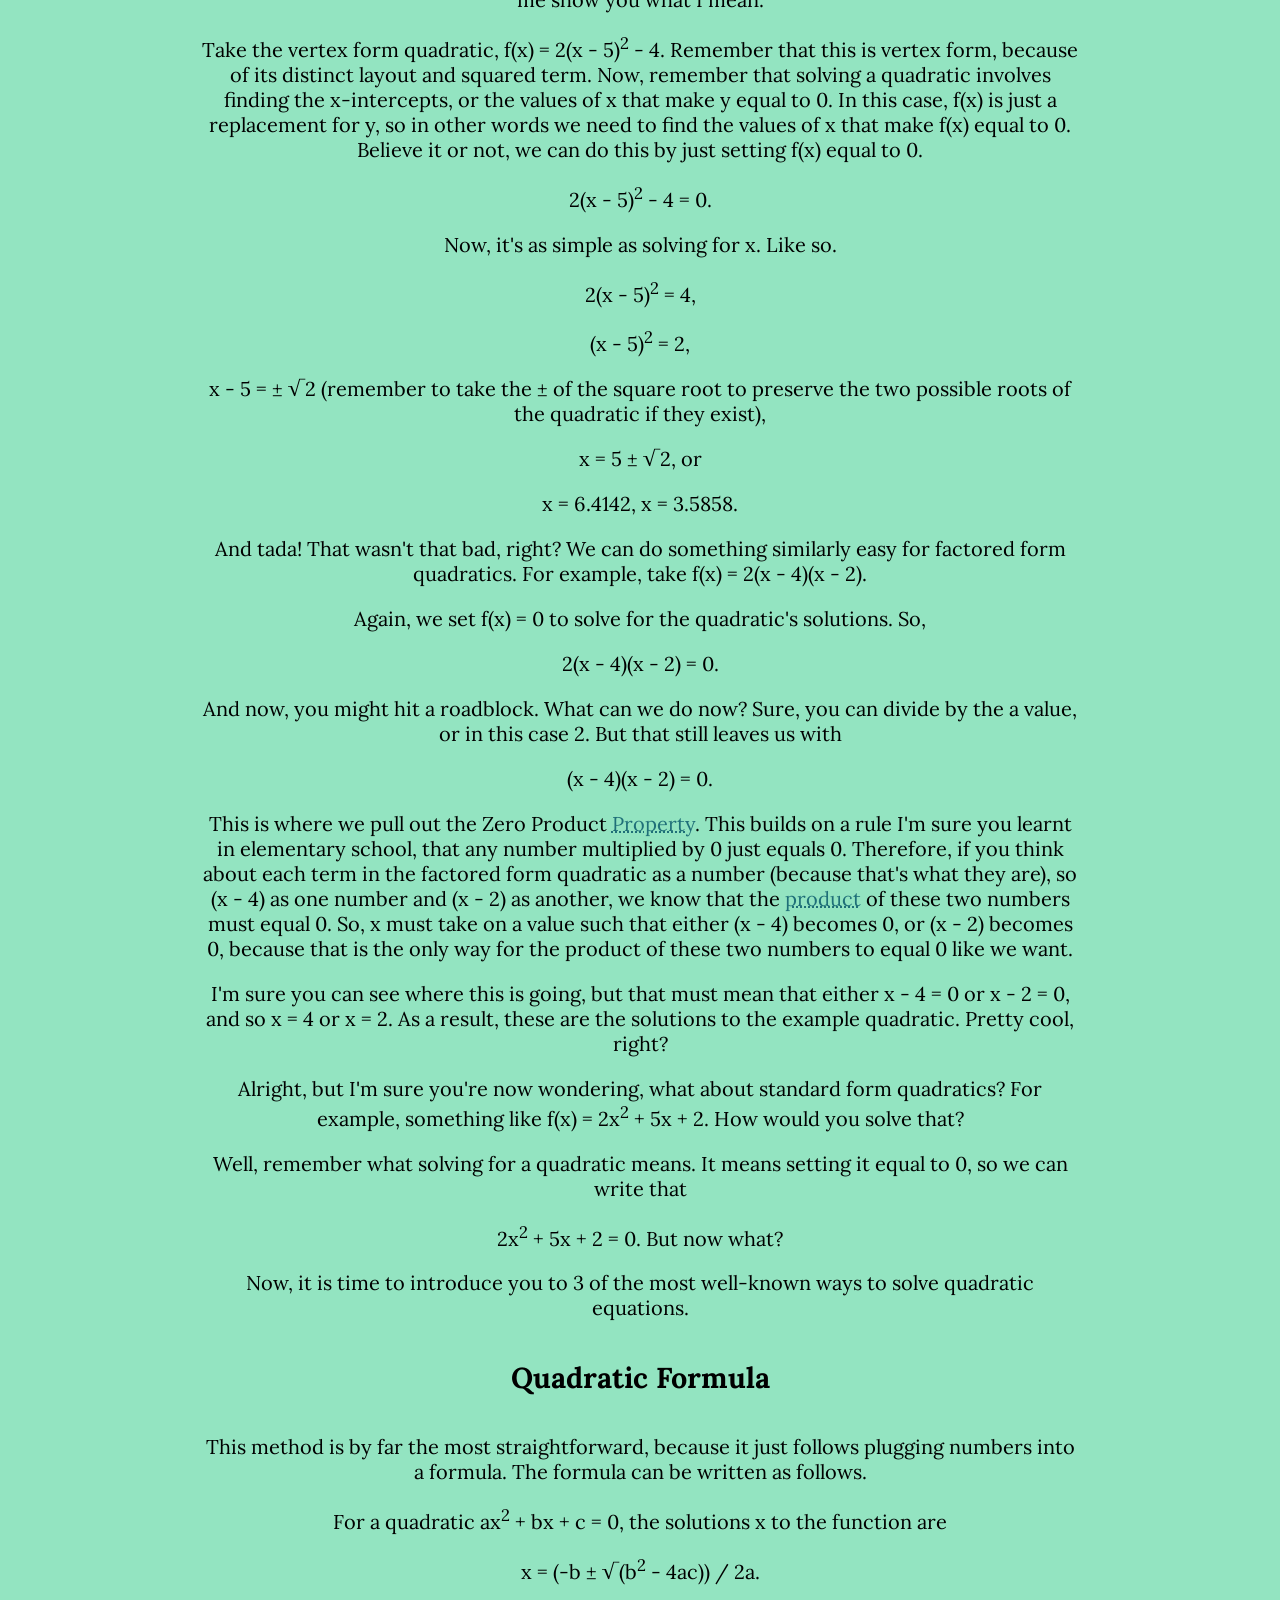
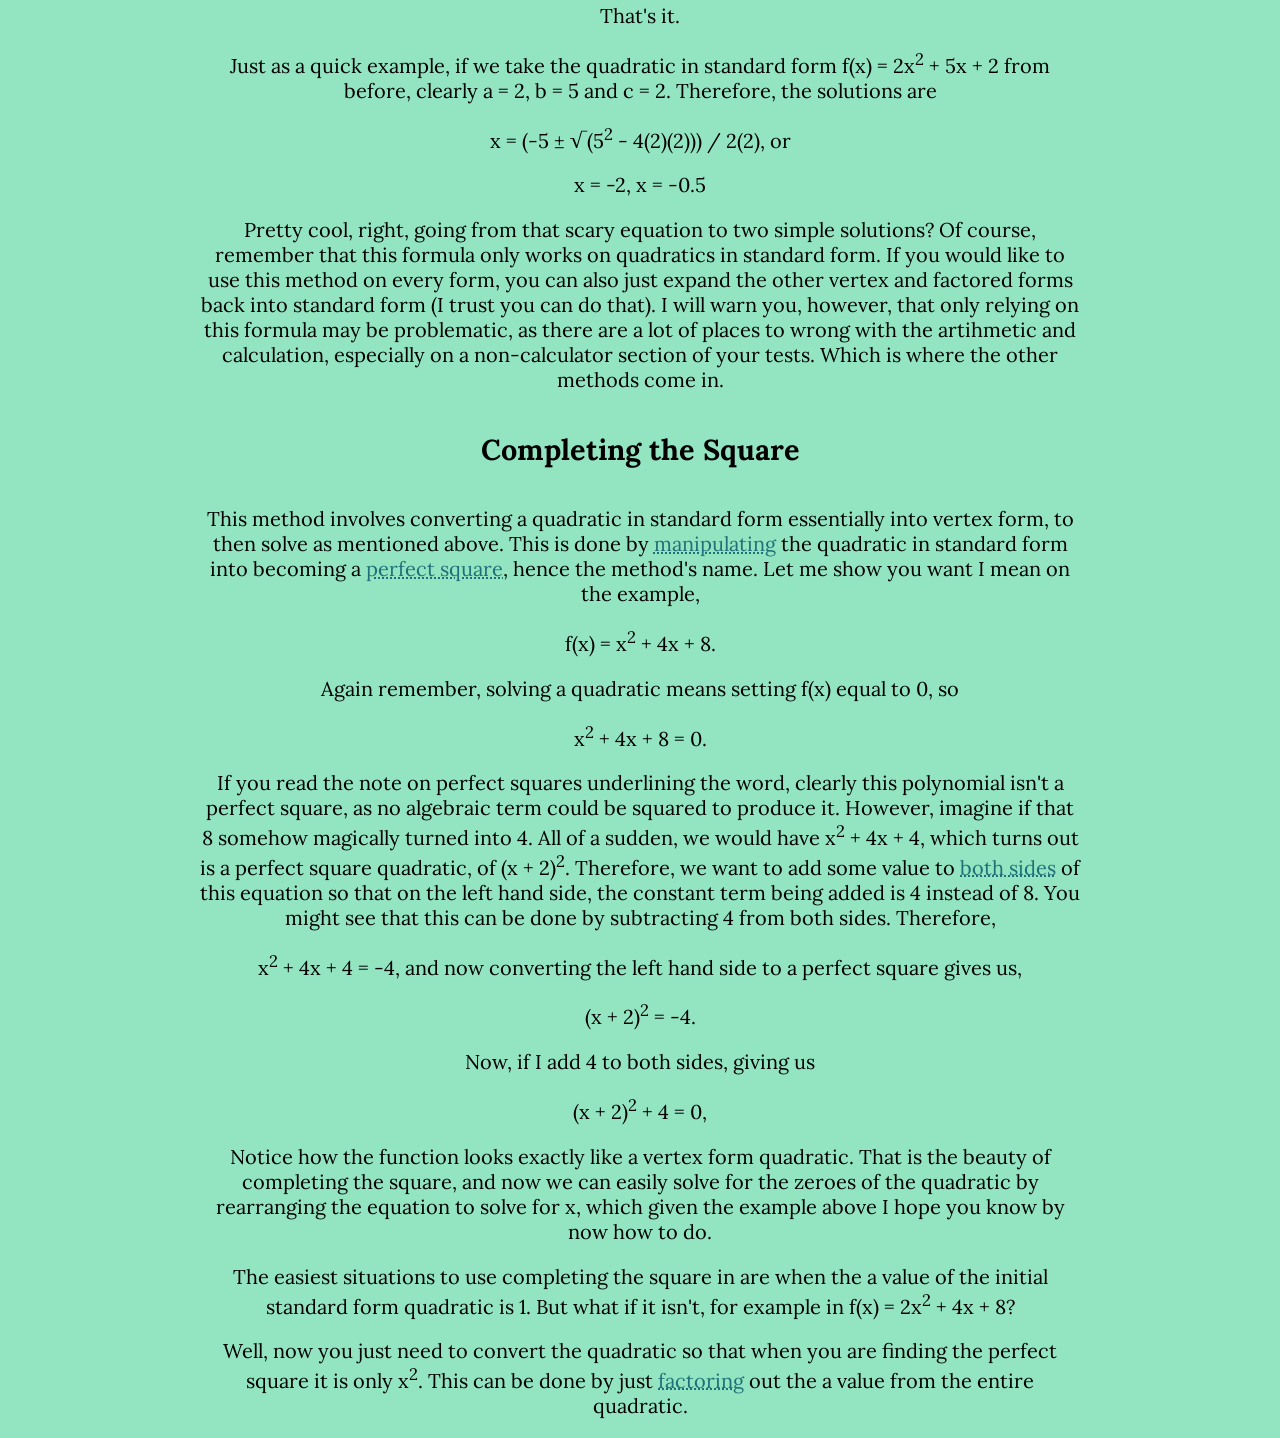
<file: pages/explanation.html>
<!DOCTYPE html>
<html lang="en">
<head>
    <meta charset="UTF-8">
    <meta name="viewport" content="width=device-width, initial-scale=1.0">
    <title>Explanation - Save My Quadratics Test</title>
    <link rel="stylesheet" href="../resources/styles.css" />
    <link rel="preconnect" href="https://fonts.googleapis.com">
    <link rel="preconnect" href="https://fonts.gstatic.com" crossorigin>
    <link href="https://fonts.googleapis.com/css2?family=Lora:ital,wght@0,400..700;1,400..700&display=swap" rel="stylesheet">
</head>
<body class="first-color">
    <header>
        <nav>
            <a class="clicked-nav" class="nav-link" href="explanation.html">Explanation</a>
            <a class="nav-link" href="computation.html">Computation</a>
            <a class="nav-link" href="practice.html">Practice</a>
            <a class="nav-link" href="resources.html">Resources</a>
        </nav>
    </header>
    <h5 class="very-small-size">psst ... click on underlined text to get their meanings</h2>
    <h2 class="medium-size">Let's start with the <span class="fourth-color">basics</span>.</h2>
    <h4 class="medium-small-size">What is a quadratic?</h4>

    <!-- custom alerts - inspiration from W3Schools (https://www.geeksforgeeks.org/javascript/how-to-design-a-custom-alert-box-using-javascript/) -->
    <div id="customAlertBox" class="custom-alert">
        <div class="custom-alert-content">
            <span class="close">&times;</span>
            <p id="alertMessage"></p>
        </div>
    </div>

    <p>A quadratic is a <span class="explanation">polynomial</span> whose <span class="explanation">degree</span> is exactly 2.</p>
    <p>When graphed, they will always follow the shape of a parabolic arc or curve. For example,</p>
    <img src="../assets/parabola-image.png" alt="Parabolic curves">

    <h4 class="medium-small-size">How can I see a quadratic?</h4>

    <p>Quadratics can be represented in three distinct <span class="explanation">mathematical structures</span>.</p>

    <h4 class="small-size">Standard Form</h4>
    <p>This is likely the one you have seen the most at this point, and can be represented by the general form</p>
    <p><span class="explanation">f(x)</span> = ax<sup>2</sup> + bx + c.</p>
    <p>For example</p>
    <p>f(x) = x<sup>2</sup> + 3x + 5.</p>
    <p>This form features terms with coefficients (a, b and c) separated by addition or subtraction, like in the example above - note that the x<sup>2</sup> term must exist, otherwise the degree wouldn't be 2, and thus a <span class="explanation">≠</span> 0. It also has terms that must be in descending degree order, and thus in the case of a quadratic the leading term with a degree of 2 must go at the front of the function, followed by the term with a degree 1 if needed and the term with no degree/<span class="explanation">constant</span> if needed.</p>
    <p>Standard form can be used for all polynomials of all degrees, but let's not go too deep into that!</p>

    <h4 class="small-size">Vertex Form</h4>
    <p>This is much more exclusive to quadratics, and can be represented by the general form</p>
    <p>f(x) = a(x - h)<sup>2</sup> + k,</p>
    <p>where (h, k) is the <span class="explanation">vertex</span> of the quadratic.</p>
    <p>For example</p>
    <p>f(x) = 3(x - 4)<sup>2</sup> + 5.</p>
    <p>If we were to graph that, it would look something like</p>
    <img src="../assets/vertex-image.png" width="400px;" alt="Plotting above function on Desmos">
    <p>Notice that from our general form, we should have a vertex at (4, 5), and this is true in the highlighted point on the graph.</p>

    <h4 class="small-size">Factored Form</h4>
    <p>This can again be used for all polynomials of different degrees, but is most commonly used for quadratics. It can be represented by the general form</p>
    <p>f(x) = a(x - p)(x - q),</p>
    <p>where p and q are the <span class="explanation">solutions</span> of the function.</p>
    <p>For example</p>
    <p>f(x) = 3(x - 4)(x - 5).</p>
    <p>Now, you might be panicking, saying (cue the high-pitched squealing)</p>
    <p><i>but, but, where is the degree of 2?</i></p>
    <p>That's a good observation. But now I want you to try and expand it out so there are no more parantheses visible. So,</p>
    <p>f(x) = 3(x<sup>2</sup> - 9x + 20), thus</p>
    <p>f(x) = 3x<sup>2</sup> - 27x + 60.</p>
    <p>And look at that, the degree of 2 came back! This happens because factored form is just a more compact form that allows us to see the solutions of the quadratic function, but the quadratic part of the function still exists.</p>

    <p>Notice how each of these three forms all have an a value. This dictates the overall shape of the parabolic graph. Talking about signage, if the a value is positive, then the graph will be <span class="explanation">concave up</span>, as shown in the image at the top of the page. If the a value is negative, the graph will be <span class="explanation">concave down</span>, as shown in the same image.</p>
    <p>Additionally, the <span class="explanation">magnitude</span> of the a value also determines the apparent "width" of the parabola. The larger the value gets, the narrower the graph becomes, and the closer to 0 the a value gets, the wider the graph becomes. Take a look at the images below to illustrate what I mean.</p>
    <img src="../assets/a-value-image.png" width="750px;" alt="Larger a value = narrower graph image on Desmos">

    <p>The standard form also includes a c value. This dictates the <span class="explanation">y-intercept</span> of the quadratic's graph. While this y-intercept or c value is universal for all polynomials including quadratics, you might be wondering why we can't see this value in the other vertex and factored forms. But all you need to do is expand out each of the forms completely, and watch the magic happen!</p>

    <h4 class="medium-small-size">How can I solve a quadratic?</h4>
    <p>Now, what does it mean to "solve" a quadratic? It is the equivalent of finding the <span class="explanation">x-intercepts</span> of the function. Graphically, it would look something like</p>
    <img src="../assets/zeroes-image.png" width="550px;" alt="Zeroes of graph on desmos">
    <p>Clearly, the highlighted points of (2, 0) and (4, 0) are the x-intercepts of the function, thus the solutions to this quadratic are x = 2 and x = 4.</p>

    <p>Using an equation, finding the solutions to a quadratic would involve setting the quadratic equal to 0.</p>
    <p><i>But how?</i> you may ask in your high-pitched squealing. Well, the first and easiest way is when your equation is in either vertex form or factored form. Both of these methods make it really easy to solve for the roots to the function, because it just involves some rearrangement. Let me show you what I mean.</p>

    <p>Take the vertex form quadratic, f(x) = 2(x - 5)<sup>2</sup> - 4. Remember that this is vertex form, because of its distinct layout and squared term. Now, remember that solving a quadratic involves finding the x-intercepts, or the values of x that make y equal to 0. In this case, f(x) is just a replacement for y, so in other words we need to find the values of x that make f(x) equal to 0. Believe it or not, we can do this by just setting f(x) equal to 0.</p>

    <p>2(x - 5)<sup>2</sup> - 4 = 0.</p>

    <p>Now, it's as simple as solving for x. Like so.</p>
    <p>2(x - 5)<sup>2</sup> = 4,</p>
    <p>(x - 5)<sup>2</sup> = 2,</p>
    <p>x - 5 = ± √2 (remember to take the ± of the square root to preserve the two possible roots of the quadratic if they exist),</p>
    <p>x = 5 ± √2, or</p>
    <p>x = 6.4142, x = 3.5858.</p>

    <p>And tada! That wasn't that bad, right? We can do something similarly easy for factored form quadratics. For example, take f(x) = 2(x - 4)(x - 2).</p>
    <p>Again, we set f(x) = 0 to solve for the quadratic's solutions. So,</p>
    <p>2(x - 4)(x - 2) = 0.</p>
    <p>And now, you might hit a roadblock. What can we do now? Sure, you can divide by the a value, or in this case 2. But that still leaves us with</p>
    <p>(x - 4)(x - 2) = 0.</p>
    <p>This is where we pull out the Zero Product <span class="explanation">Property</span>. This builds on a rule I'm sure you learnt in elementary school, that any number multiplied by 0 just equals 0. Therefore, if you think about each term in the factored form quadratic as a number (because that's what they are), so (x - 4) as one number and (x - 2) as another, we know that the <span class="explanation">product</span> of these two numbers must equal 0. So, x must take on a value such that either (x - 4) becomes 0, or (x - 2) becomes 0, because that is the only way for the product of these two numbers to equal 0 like we want.</p>
    <p>I'm sure you can see where this is going, but that must mean that either x - 4 = 0 or x - 2 = 0, and so x = 4 or x = 2. As a result, these are the solutions to the example quadratic. Pretty cool, right?</p>

    <p>Alright, but I'm sure you're now wondering, what about standard form quadratics? For example, something like f(x) = 2x<sup>2</sup> + 5x + 2. How would you solve that?</p>
    <p>Well, remember what solving for a quadratic means. It means setting it equal to 0, so we can write that</p>
    <p>2x<sup>2</sup> + 5x + 2 = 0. But now what?</p>
    <p>Now, it is time to introduce you to 3 of the most well-known ways to solve quadratic equations.</p>

    <h4 class="small-size">Quadratic Formula</h4>
    <p>This method is by far the most straightforward, because it just follows plugging numbers into a formula. The formula can be written as follows.</p>
    <p>For a quadratic ax<sup>2</sup> + bx + c = 0, the solutions x to the function are</p>
    <p>x = (-b ± √(b<sup>2</sup> - 4ac)) / 2a.</p>
    <p>That's it.</p>

    <p>Just as a quick example, if we take the quadratic in standard form f(x) = 2x<sup>2</sup> + 5x + 2 from before, clearly a = 2, b = 5 and c = 2. Therefore, the solutions are</p>
    <p>x = (-5 ± √(5<sup>2</sup> - 4(2)(2))) / 2(2), or</p>
    <p>x = -2, x = -0.5</p>
    <p>Pretty cool, right, going from that scary equation to two simple solutions? Of course, remember that this formula only works on quadratics in standard form. If you would like to use this method on every form, you can also just expand the other vertex and factored forms back into standard form (I trust you can do that). I will warn you, however, that only relying on this formula may be problematic, as there are a lot of places to wrong with the artihmetic and calculation, especially on a non-calculator section of your tests. Which is where the other methods come in.</p>

    <h4 class="small-size">Completing the Square</h4>
    <p>This method involves converting a quadratic in standard form essentially into vertex form, to then solve as mentioned above. This is done by <span class="explanation">manipulating</span> the quadratic in standard form into becoming a <span class="explanation">perfect square</span>, hence the method's name. Let me show you want I mean on the example,</p>
    <p>f(x) = x<sup>2</sup> + 4x + 8.</p>
    <p>Again remember, solving a quadratic means setting f(x) equal to 0, so</p>
    <p>x<sup>2</sup> + 4x + 8 = 0.</p>
    <p>If you read the note on perfect squares underlining the word, clearly this polynomial isn't a perfect square, as no algebraic term could be squared to produce it. However, imagine if that 8 somehow magically turned into 4. All of a sudden, we would have x<sup>2</sup> + 4x + 4, which turns out is a perfect square quadratic, of (x + 2)<sup>2</sup>. Therefore, we want to add some value to <span class="explanation">both sides</span> of this equation so that on the left hand side, the constant term being added is 4 instead of 8. You might see that this can be done by subtracting 4 from both sides. Therefore,</p>
    <p>x<sup>2</sup> + 4x + 4 = -4, and now converting the left hand side to a perfect square gives us,</p>
    <p>(x + 2)<sup>2</sup> = -4.</p>
    <p>Now, if I add 4 to both sides, giving us</p>
    <p>(x + 2)<sup>2</sup> + 4 = 0,</p>
    <p>Notice how the function looks exactly like a vertex form quadratic. That is the beauty of completing the square, and now we can easily solve for the zeroes of the quadratic by rearranging the equation to solve for x, which given the example above I hope you know by now how to do.</p>
    <p>The easiest situations to use completing the square in are when the a value of the initial standard form quadratic is 1. But what if it isn't, for example in f(x) = 2x<sup>2</sup> + 4x + 8?</p>
    <p>Well, now you just need to convert the quadratic so that when you are finding the perfect square it is only x<sup>2</sup>. This can be done by just <span class="explanation">factoring</span> out the a value from the entire quadratic.</p>

    <!-- CONTINUE -->

    <script src="../resources/app.js"></script>
</body>
</html>
</file>
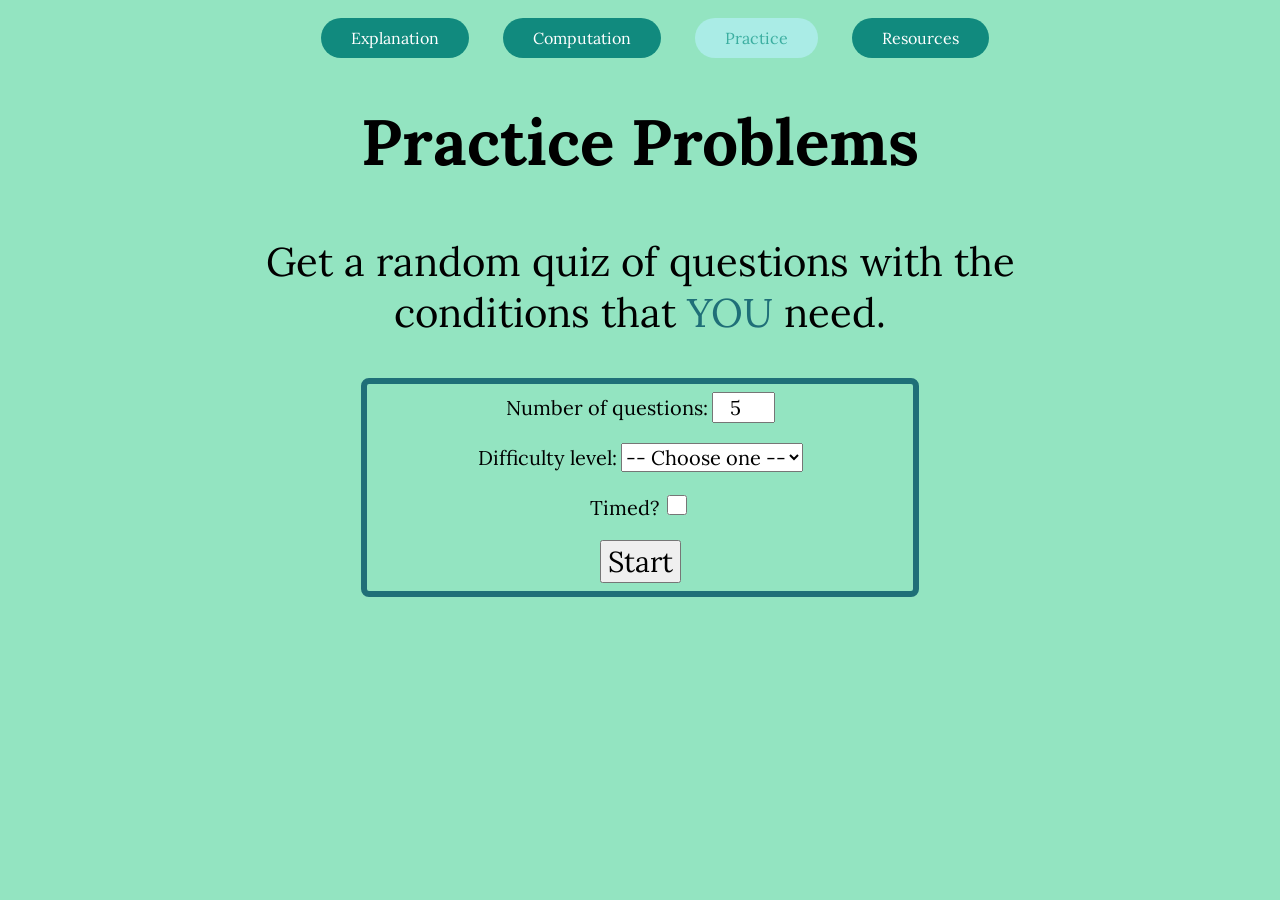
<file: pages/practice.html>
<!doctype html>
<html lang="en">
  <head>
    <meta charset="UTF-8" />
    <meta name="viewport" content="width=device-width, initial-scale=1.0" />
    <title>Practice - Save My Quadratics Test</title>
    <link rel="stylesheet" href="../resources/styles.css" />
    <link rel="preconnect" href="https://fonts.googleapis.com" />
    <link rel="preconnect" href="https://fonts.gstatic.com" crossorigin />
    <link
      href="https://fonts.googleapis.com/css2?family=Lora:ital,wght@0,400..700;1,400..700&display=swap"
      rel="stylesheet"
    />
  </head>
  <body class="first-color">
    <header>
      <nav>
        <a class="nav-link" href="explanation.html">Explanation</a>
        <a class="nav-link" href="computation.html">Computation</a>
        <a class="clicked-nav" href="practice.html">Practice</a>
        <a class="nav-link" href="resources.html">Resources</a>
      </nav>
    </header>
    <h2 class="medium-size">Practice Problems</h2>
    <p class="medium-small-size">
      Get a random quiz of questions with the conditions that
      <span class="fourth-color">YOU</span> need.
    </p>

    <section id="practice-input-section">
      <div class="practice-element">
        <label class="very-small-size" for="num-questions"
          >Number of questions:</label
        >

        <input
          id="num-questions"
          class="very-small-size"
          name="num-questions"
          type="number"
          min="1"
          max="25"
          value="5"
        />
      </div>
      <br />

      <div class="practice-element">
        <label class="very-small-size" for="difficulty"
          >Difficulty level:</label
        >

        <select id="difficulty" class="very-small-size" name="difficulty">
          <option value="choose">-- Choose one --</option>
          <option value="mild">Mild</option>
          <option value="medium">Medium</option>
          <option value="spicy">Spicy</option>
          <option value="hardcore">Hardcore</option>
        </select>
      </div>
      <br />

      <div class="practice-element">
        <label class="very-small-size" for="timed">Timed?</label>

        <input
          id="timed"
          style="width: 20px; height: 20px"
          type="checkbox"
          name="timed"
        />
      </div>
      <br />

      <button class="small-size" id="start-button" onclick="startQuiz()">
        Start
      </button>
    </section>

    <section id="quiz-container" hidden>
      <div id="timer-display" class="medium-small-size"></div>
      <p id="progress-display" class="very-small-size"></p>

      <div id="current-question-area" class="practice-element"></div>

      <br />
      <!-- buttons to go to next/previous/submit quizzes -->
      <div id="nav-buttons">
        <button id="previous-button" class="small-size">Previous</button>
        <button id="next-button" class="small-size">Next</button>
        <!-- submit button initially hidden, appears on last question at end of quiz - passing in false into the gradeQuiz method as not auto submission by out of time, to prompt users to answer all unanswered questions if needed -->
        <button
          id="submit-button"
          class="small-size"
          onclick="gradeQuiz(false)"
          hidden
        >
          Submit
        </button>
      </div>

      <div id="results-area"></div>
    </section>

    <script src="../resources/app.js"></script>
  </body>
</html>
</file>
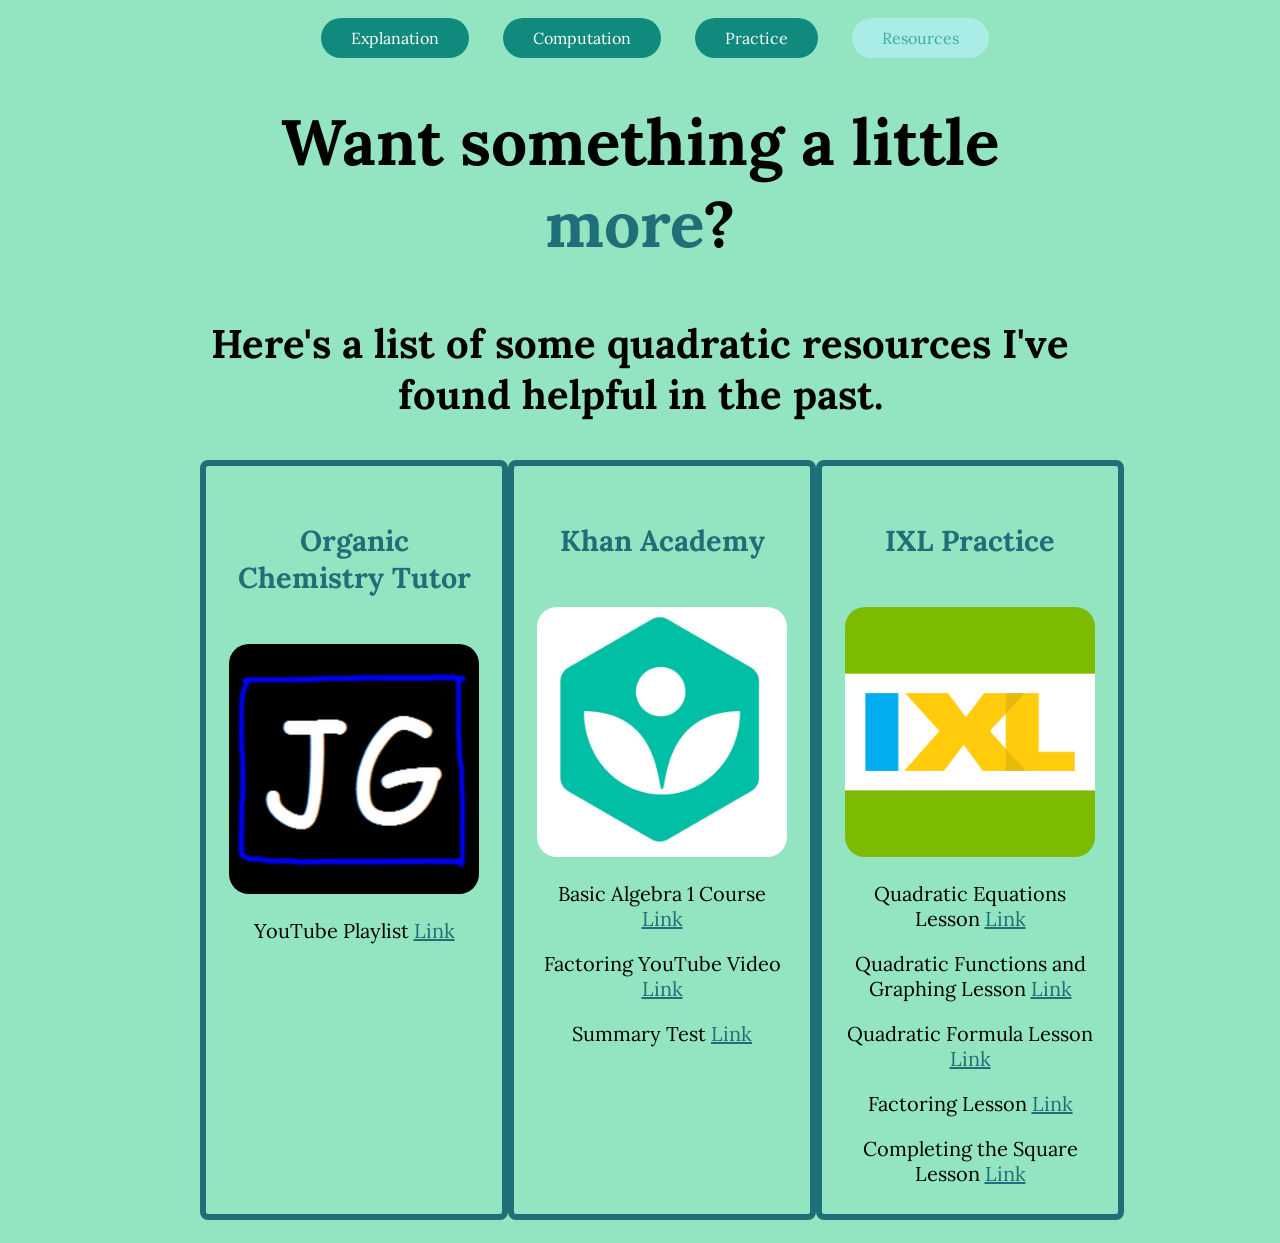
<file: pages/resources.html>
<!doctype html>
<html lang="en">
  <head>
    <meta charset="UTF-8" />
    <meta name="viewport" content="width=device-width, initial-scale=1.0" />
    <title>Resources - Save My Quadratics Test</title>
    <link rel="stylesheet" href="../resources/styles.css" />
    <link rel="preconnect" href="https://fonts.googleapis.com" />
    <link rel="preconnect" href="https://fonts.gstatic.com" crossorigin />
    <link
      href="https://fonts.googleapis.com/css2?family=Lora:ital,wght@0,400..700;1,400..700&display=swap"
      rel="stylesheet"
    />
  </head>
  <body class="first-color">
    <header>
      <nav>
        <a class="nav-link" href="explanation.html">Explanation</a>
        <a class="nav-link" href="computation.html">Computation</a>
        <a class="nav-link" href="practice.html">Practice</a>
        <a class="clicked-nav" href="resources.html">Resources</a>
      </nav>
    </header>

    <h2 class="medium-size">
      Want something a little <span class="fourth-color">more</span>?
    </h2>
    <h3 class="medium-small-size">
      Here's a list of some quadratic resources I've found helpful in the past.
    </h3>

    <div style="display: flex; justify-content: space-evenly">
      <section class="resource-section">
        <h5 class="small-size">
          <span class="fourth-color">Organic Chemistry Tutor</span>
        </h5>

        <img
          src="../assets/jg.png"
          alt="Organic Chemistry Tutor youtube logo"
          width="250"
          height="250"
        />

        <p>
          YouTube Playlist
          <a
            href="https://www.youtube.com/watch?v=-KWsS2FZVTA&list=PLzr_MlWyOdDt87OAJCKpZtxUmYv8r1dCV"
            class="fourth-color"
            >Link</a
          >
        </p>
      </section>
      <section class="resource-section">
        <h5 class="small-size">
          <span class="fourth-color">Khan Academy</span>
        </h5>

        <img
          src="../assets/khan-academy.png"
          alt="Khan academy logo"
          width="250"
          height="250"
        />

        <p>
          Basic Algebra 1 Course
          <a
            href="https://www.khanacademy.org/math/algebra/x2f8bb11595b61c86:quadratic-functions-equations"
            class="fourth-color"
            >Link</a
          >
        </p>
        <p>
          Factoring YouTube Video
          <a
            href="https://www.khanacademy.org/math/algebra/x2f8bb11595b61c86:quadratic-functions-equations/x2f8bb11595b61c86:quadratics-solve-factoring/v/example-1-solving-a-quadratic-equation-by-factoring"
            class="fourth-color"
            >Link</a
          >
        </p>
        <p>
          Summary Test
          <a
            href="https://www.khanacademy.org/math/algebra/x2f8bb11595b61c86:quadratic-functions-equations/x2f8bb11595b61c86:transform-quadratic-functions/test/x2f8bb11595b61c86:quadratic-functions-equations-unit-test?referrer=upsell"
            class="fourth-color"
            >Link</a
          >
        </p>
      </section>
      <section class="resource-section">
        <h5 class="small-size">
          <span class="fourth-color">IXL Practice</span>
        </h5>

        <img
          src="../assets/ixl.png"
          alt="IXL learning logo"
          width="250"
          height="250"
        />

        <p>
          Quadratic Equations Lesson
          <a
            href="https://www.ixl.com/math/lessons/quadratic-equations"
            class="fourth-color"
            >Link</a
          >
        </p>
        <p>
          Quadratic Functions and Graphing Lesson
          <a
            href="https://www.ixl.com/math/lessons/quadratic-functions"
            class="fourth-color"
            >Link</a
          >
        </p>
        <p>
          Quadratic Formula Lesson
          <a
            href="https://www.ixl.com/math/lessons/the-quadratic-formula"
            class="fourth-color"
            >Link</a
          >
        </p>
        <p>
          Factoring Lesson
          <a
            href="https://www.ixl.com/math/lessons/factoring-quadratic-equations"
            class="fourth-color"
            >Link</a
          >
        </p>
        <p>
          Completing the Square Lesson
          <a
            href="https://www.ixl.com/math/lessons/completing-the-square"
            class="fourth-color"
            >Link</a
          >
        </p>
      </section>
    </div>
  </body>
</html>
</file>
<file: resources/styles.css>
* {
  text-align: center;
  font-family: "Lora";
}

body {
  margin-left: 200px;
  margin-right: 200px;
}

img {
  border-radius: 20px;
}

h1 {
  font-size: 6.75rem;
}

.fade-in {
  animation: fadeIn 2s linear;
  animation-fill-mode: forwards;

  opacity: 0;
}

.first-color {
  background: #93e4c1;
}

.fourth-color {
  color: #1f6f78;
}

.medium-size {
  font-size: 4rem;
}

.medium-small-size {
  font-size: 2.5rem;
}

.small-size {
  font-size: 1.8rem;
}

.very-small-size {
  font-size: 1.25rem;
}

nav {
  margin-top: 28px;
}

.nav-link {
  background: #118a7e;
  color: white;
  text-decoration: none;
  padding: 10px 30px; /* 10 px inner space on top and bottom, 30 px inner space on left and right */
  border-radius: 999px;
  margin-left: 30px;
}

.nav-link:hover {
  background: #aaece6;
  color: #3baea0;
  text-decoration: none;
  padding: 10px 30px; /* 10 px inner space on top and bottom, 30 px inner space on left and right */
  border-radius: 999px;
}

.clicked-nav {
  background: #aaece6;
  color: #3baea0;
  text-decoration: none;
  padding: 10px 30px; /* 10 px inner space on top and bottom, 30 px inner space on left and right */
  border-radius: 999px;
  margin-left: 30px;
}

/* custom alert CSS / popup */

.custom-alert {
  /* hidden initially */
  display: none;
  position: fixed;
  left: 0;
  top: 0;
  width: 100%;
  height: 100%;
  background-color: rgba(
    0,
    0,
    0,
    0.5
  ); /* black background with half opacity causes for dimmed appearance */
}

.custom-alert-content {
  background-color: #aaece6;
  color: #1f6f78;
  border-radius: 15px;
  margin: 15% auto;
  padding: 25px 35px;
  width: 550px;
  position: relative;
}

/* Style the close (×) button */
.close {
  color: #1f6f78;
  position: absolute;
  top: 10px;
  right: 20px;
  font-size: 32px;
  font-weight: bold;
  cursor: pointer;
}

/* changing color of close button on hover to let users know they are hovering over */
.close:hover {
  color: #118a7e;
}

.explanation {
  text-decoration: underline dotted;
  color: #1f6f78;
  /* mouse cursors becomes pointer icon to indicate to users that they can click */
  cursor: pointer;
}

/* locking down scrolling aspect when explanation pop-up is open */
.no-scroll {
  overflow: hidden;
}

#calculator {
  width: 1000px;
  height: 675px;
  border-radius: 20px;
  display: block;
  margin: 0 auto;
  border-radius: 20px;
  overflow: hidden; /* clipping off any extra parts of the div to allow its corners to be rounded */
}

p {
  font-size: 20px;
}

.resource-section {
  border: 6px solid #1f6f78; /* width, style, color */
  padding: 8px 23px;
  margin-bottom: 15px;
  border-radius: 8px;
}

#comp-section {
  border: 6px solid #1f6f78; /* width, style, color */
  padding: 8px 23px;
  margin-bottom: 15px;
  border-radius: 8px;
}

#practice-input-section,
#quiz-container {
  border: 6px solid #1f6f78; /* width, style, color */
  padding: 8px 23px;
  margin-bottom: 15px;
  border-radius: 8px;
  width: 500px;
  margin-left: auto; /* auto tells browser to automatically calculate available space on left and right margins and distribute it to each side - center alignment */
  margin-right: auto;
}

#form-select {
  margin-left: 20px;
}

@keyframes fadeIn {
  from {
    opacity: 0;
  }
  to {
    opacity: 1;
  }
}

#results-area {
  margin-top: 20px;
}
</file>
<file: styles.css>
* {
  text-align: center;
  font-family: "Lora";
}

body {
  margin-left: 200px;
  margin-right: 200px;
}

img {
  border-radius: 20px;
}

h1 {
  font-size: 6.75rem;
}

.fade-in {
  animation: fadeIn 2s linear;
  animation-fill-mode: forwards;

  opacity: 0;
}

.first-color {
  background: #93e4c1;
}

.fourth-color {
  color: #1f6f78;
}

.medium-size {
  font-size: 4rem;
}

.medium-small-size {
  font-size: 2.5rem;
}

.small-size {
  font-size: 1.8rem;
}

.very-small-size {
  font-size: 1.25rem;
}

nav {
  margin-top: 28px;
}

.nav-link {
  background: #118a7e;
  color: white;
  text-decoration: none;
  padding: 10px 30px; /* 10 px inner space on top and bottom, 30 px inner space on left and right */
  border-radius: 999px;
  margin-left: 30px;
}

.nav-link:hover {
  background: #aaece6;
  color: #3baea0;
  text-decoration: none;
  padding: 10px 30px; /* 10 px inner space on top and bottom, 30 px inner space on left and right */
  border-radius: 999px;
}

.clicked-nav {
  background: #aaece6;
  color: #3baea0;
  text-decoration: none;
  padding: 10px 30px; /* 10 px inner space on top and bottom, 30 px inner space on left and right */
  border-radius: 999px;
  margin-left: 30px;
}

/* custom alert CSS / popup */

.custom-alert {
  /* hidden initially */
  display: none;
  position: fixed;
  left: 0;
  top: 0;
  width: 100%;
  height: 100%;
  background-color: rgba(
    0,
    0,
    0,
    0.5
  ); /* black background with half opacity causes for dimmed appearance */
}

.custom-alert-content {
  background-color: #aaece6;
  color: #1f6f78;
  border-radius: 15px;
  margin: 15% auto;
  padding: 25px 35px;
  width: 550px;
  position: relative;
}

/* Style the close (×) button */
.close {
  color: #1f6f78;
  position: absolute;
  top: 10px;
  right: 20px;
  font-size: 32px;
  font-weight: bold;
  cursor: pointer;
}

/* changing color of close button on hover to let users know they are hovering over */
.close:hover {
  color: #118a7e;
}

.explanation {
  text-decoration: underline dotted;
  color: #1f6f78;
  /* mouse cursors becomes pointer icon to indicate to users that they can click */
  cursor: pointer;
}

/* locking down scrolling aspect when explanation pop-up is open */
.no-scroll {
  overflow: hidden;
}

#calculator {
  width: 1000px;
  height: 675px;
  border-radius: 20px;
  display: block;
  margin: 0 auto;
  border-radius: 20px;
  overflow: hidden; /* clipping off any extra parts of the div to allow its corners to be rounded */
}

p {
  font-size: 20px;
}

.resource-section {
  border: 6px solid #1f6f78; /* width, style, color */
  padding: 8px 23px;
  margin-bottom: 15px;
  border-radius: 8px;
}

#comp-section {
  border: 6px solid #1f6f78; /* width, style, color */
  padding: 8px 23px;
  margin-bottom: 15px;
  border-radius: 8px;
}

#practice-input-section {
  border: 6px solid #1f6f78; /* width, style, color */
  padding: 8px 23px;
  margin-bottom: 15px;
  border-radius: 8px;
  width: 500px;
  margin-left: auto; /* auto tells browser to automatically calculate available space on left and right margins and distribute it to each side - center alignment */
  margin-right: auto;
}

#form-select {
  margin-left: 20px;
}

@keyframes fadeIn {
  from {
    opacity: 0;
  }
  to {
    opacity: 1;
  }
}

#results-area {
  margin-top: 20px;
}
</file>
